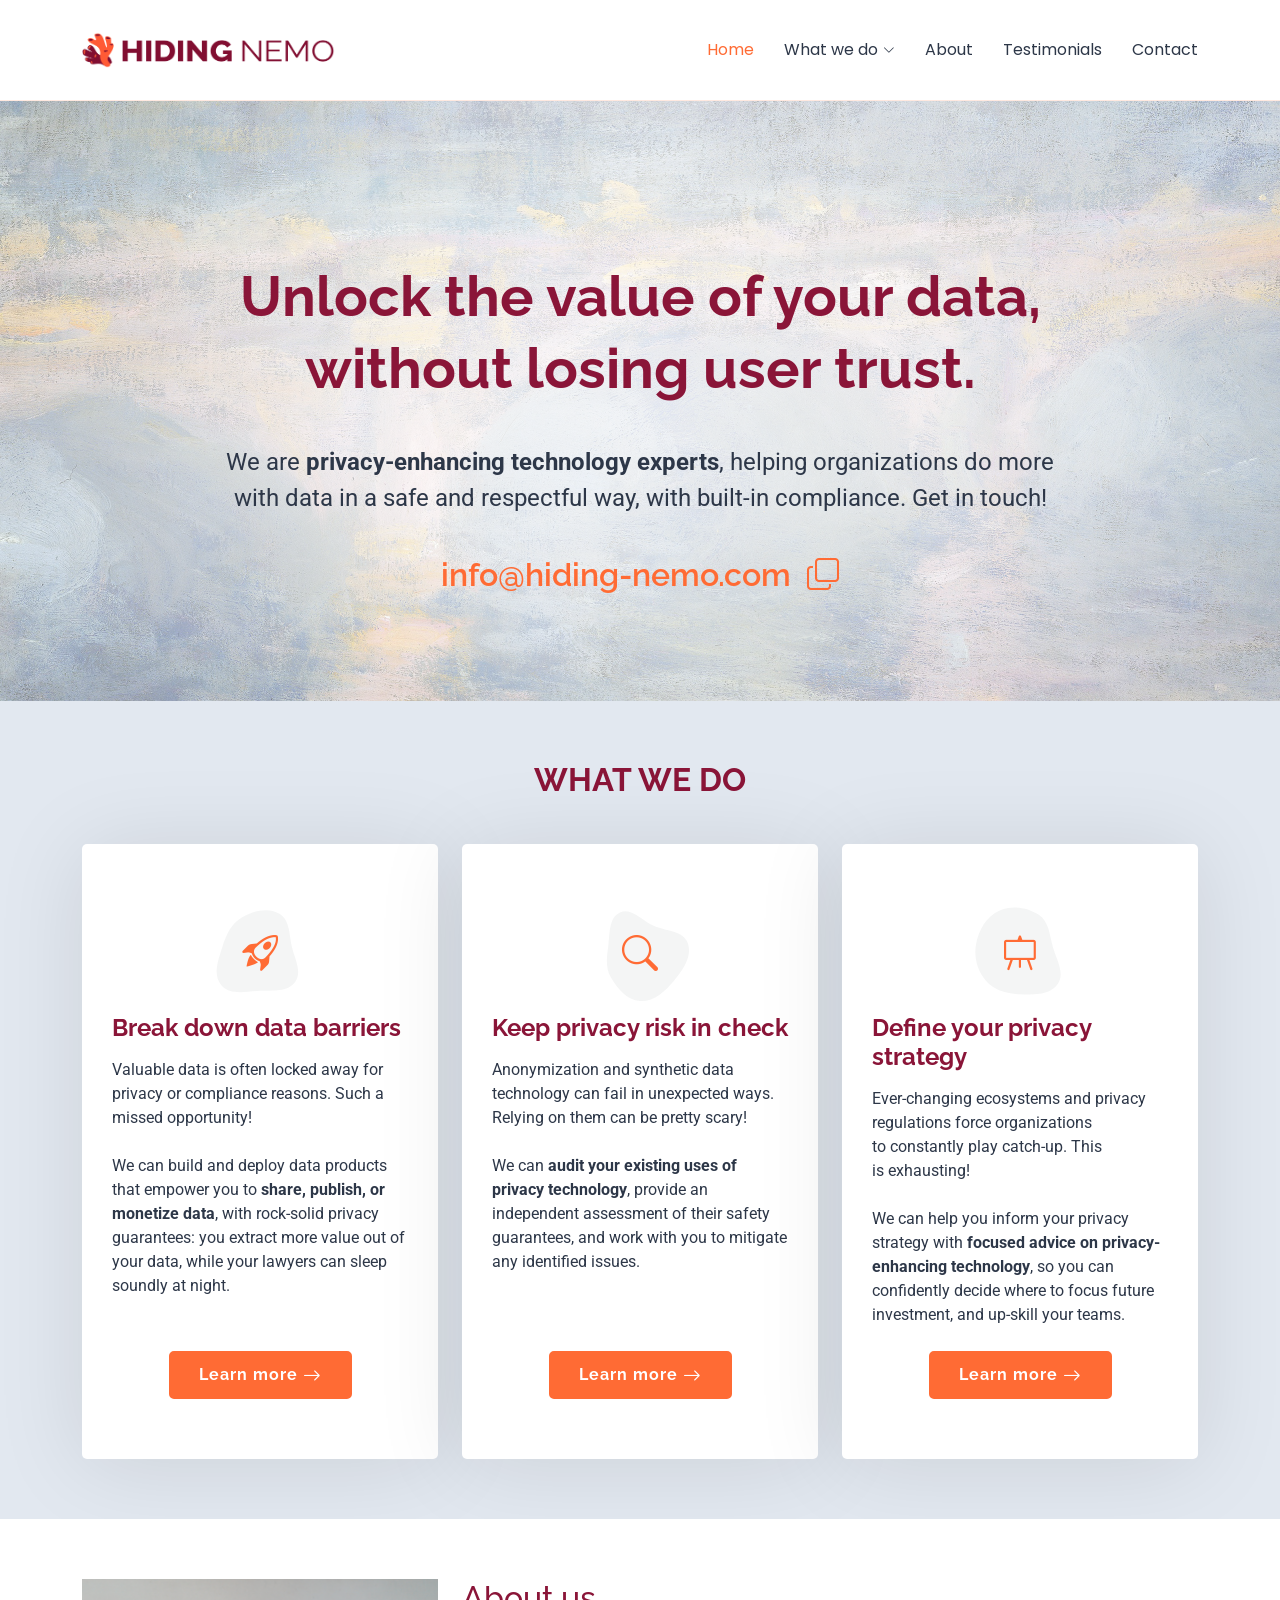
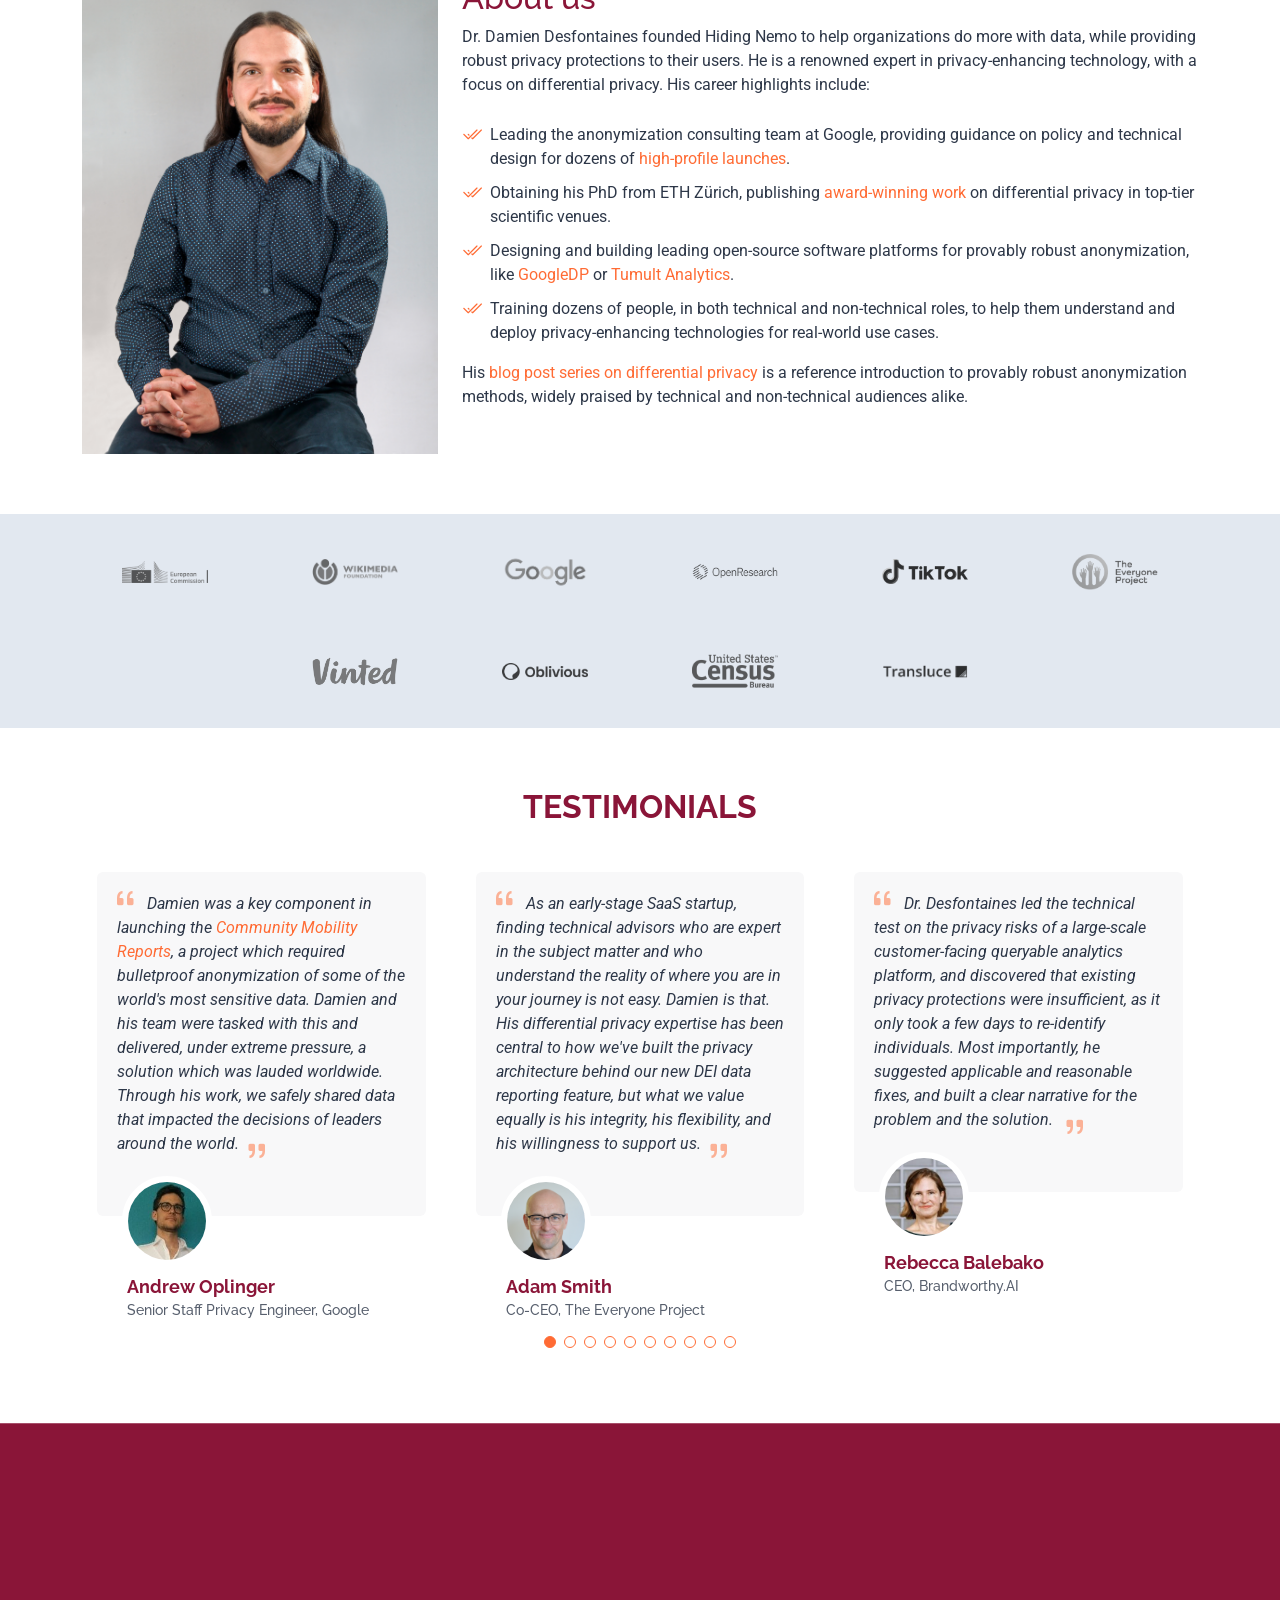
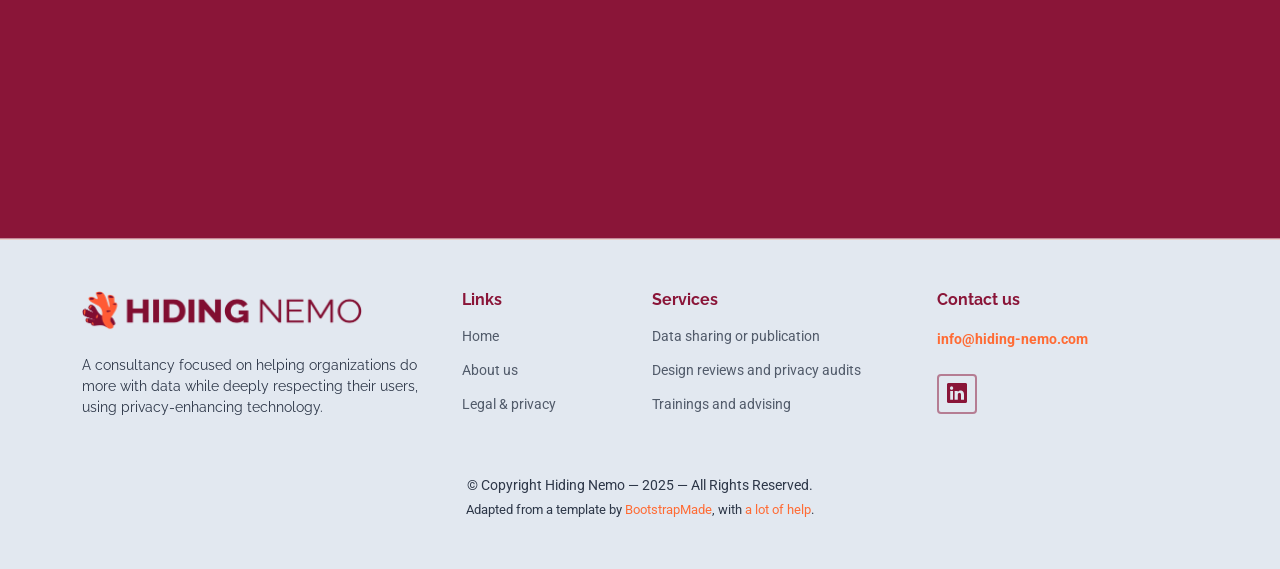
<file: index.html>
<!DOCTYPE html>
<html lang="en">

<head>
  <meta charset="utf-8">
  <meta content="width=device-width, initial-scale=1.0" name="viewport">
  <title>Hiding Nemo — Unlock the value of your data, without losing user trust.</title>

  <meta name="title" property="og:title" content="Hiding Nemo — Unlock the value of your data, without losing user trust." />
  <meta property="twitter:title" content="Hiding Nemo — Unlock the value of your data, without losing user trust." />
  <meta name="description" property="og:description" content="An independent consultancy helping organizations do more with data in a safe and respectful way, with built-in compliance. Get in touch!" />
  <meta name="twitter:description" content="An independent consultancy helping organizations do more with data in a safe and respectful way, with built-in compliance. Get in touch!" />
  <meta property="summary" content="An independent consultancy helping organizations do more with data in a safe and respectful way, with built-in compliance. Get in touch!"/>
  <meta name="twitter:card" content="summary"/>
  <meta name="image" property="og:image" content="https://hiding-nemo.com/assets/img/hero-screenshot.png" />
  <meta property="twitter:image" content="https://hiding-nemo.com/assets/img/hero-screenshot.png" />
  <meta property="twitter:image:alt" content="A simple logo showing a orange coral with a few bubbles around." />
  <link rel="canonical" href="https://hiding-nemo.com" />

  <meta name="keywords" content="privacy, privacy-enhancing technology, consultancy, damien desfontaines, hiding nemo, differential privacy, anonymization, privacy risk analysis">

  <meta name="google-site-verification" content="nn-i6v1p6hjgu8lfQR-I9v1l7ilHNwzikw5THmis2xc" />

  <!-- Favicons -->
  <link rel="icon" type="image/png" href="/favicon-96x96.png" sizes="96x96" />
  <link rel="icon" type="image/svg+xml" href="/favicon.svg" />
  <link rel="shortcut icon" href="/favicon.ico" />
  <link rel="apple-touch-icon" sizes="180x180" href="/apple-touch-icon.png" />
  <meta name="apple-mobile-web-app-title" content="Hiding Nemo" />
  <link rel="manifest" href="/site.webmanifest" />

  <!-- Fonts -->
  <link href="https://fonts.googleapis.com" rel="preconnect">
  <link href="https://fonts.gstatic.com" rel="preconnect" crossorigin>
  <link href="https://fonts.googleapis.com/css2?family=Roboto:ital,wght@0,100;0,300;0,400;0,500;0,700;0,900;1,100;1,300;1,400;1,500;1,700;1,900&family=Poppins:ital,wght@0,100;0,200;0,300;0,400;0,500;0,600;0,700;0,800;0,900;1,100;1,200;1,300;1,400;1,500;1,600;1,700;1,800;1,900&family=Raleway:ital,wght@0,100;0,200;0,300;0,400;0,500;0,600;0,700;0,800;0,900;1,100;1,200;1,300;1,400;1,500;1,600;1,700;1,800;1,900&display=swap" rel="stylesheet">

  <!-- Vendor CSS Files -->
  <link href="assets/vendor/bootstrap/css/bootstrap.min.css" rel="stylesheet">
  <link href="assets/vendor/bootstrap-icons/bootstrap-icons.css" rel="stylesheet">
  <link href="assets/vendor/aos/aos.css" rel="stylesheet">
  <link href="assets/vendor/glightbox/css/glightbox.min.css" rel="stylesheet">
  <link href="assets/vendor/swiper/swiper-bundle.min.css" rel="stylesheet">

  <!-- Main CSS File -->
  <link href="assets/css/main.css" rel="stylesheet">
</head>

<body class="index-page">

  <header id="header" class="header d-flex align-items-center sticky-top">
    <div class="container-fluid container-xl position-relative d-flex align-items-center">

      <a href="index.html" class="logo d-flex align-items-center me-auto">
        <img src="assets/img/logo-typo.webp" alt="Hiding Nemo logo and company name">
      </a>

      <nav id="navmenu" class="navmenu">
        <ul>
          <li><a href="#hero" class="active">Home<br></a></li>
          <li class="dropdown"><a href="#services"><span>What we do</span> <i class="bi bi-chevron-down toggle-dropdown"></i></a>
            <ul>
              <li><a href="building.html">Data sharing or publication</a></li>
              <li><a href="auditing.html">Design reviews and privacy audits</a></li>
              <li><a href="advising.html">Trainings and advising</a></li>
            </ul>
          </li>
          <li><a href="#about">About</a></li>
          <li><a href="#testimonials">Testimonials</a></li>
          <li><a href="#contact">Contact</a></li>
        </ul>
        <i class="mobile-nav-toggle d-xl-none bi bi-list"></i>
      </nav>

      <!-- <a class="btn-getstarted" href="#about">Get Started</a> -->

    </div>
  </header>

  <main class="main">

    <!-- Hero Section -->
    <section id="hero" class="hero section">

      <img src="assets/img/website-background-cropped-resized.jpg" alt="" data-aos="fade-in" class="">
      <!-- In case you're wondering: Claude Monet's Waterloo Bridge, London, at Sunset -->

      <div class="container">
        <div class="row justify-content-center" data-aos="zoom-out">
          <div class="col-lg-11 text-center">
            <h2>Unlock the value of your data, without losing user trust.</h2>
            <p>We are <b>privacy-enhancing technology experts</b>, helping
            organizations do more with data in a safe and respectful way, with
            built-in compliance. Get in touch!</p>
            <h3 id="hero-email">&nbsp;</h3>
            <script>
              var i = "info";
              var h = "hiding-nemo.com";
              var email = i + "@" + h;
              var copyIcon = '<i id="copy-icon" class="bi bi-copy"></i>';
              var copySuccessIcon = '<i id="copy-success-icon" class="bi bi-check2-square"></i>';
              var element = document.getElementById("hero-email");
              element.innerHTML = email + "&nbsp;&nbsp;" + copyIcon + copySuccessIcon;
              var copyElt = document.getElementById("copy-icon");
              var copySuccessElt = document.getElementById("copy-success-icon");
              console.log("hello!");
              element.addEventListener("click", async function(event) {
                try {
                  await navigator.clipboard.writeText(email);
                  console.log('Email copied to clipboard: ' + email);
                  copyElt.style.display = "none";
                  copySuccessElt.style.display = "revert";
                  setTimeout(() => {
                    copyElt.style.display = "revert";
                    copySuccessElt.style.display = "none";
                  }, 1500);
                } catch (err) {
                  console.error('Failed to copy email: ', err);
                }
              });
            </script>
          </div>
        </div>

      </div>

    </section><!-- /Hero Section -->

    <!-- Services Section -->
    <section id="services" class="services section light-background">

      <!-- Section Title -->
      <div class="container section-title" data-aos="fade-up">
        <h2>What we do</h2>
        <!--
        <p>We help organizations <b>unlock the value of their data</b>, in a way
        that provides a <b>rock-solid compliance story</b>, and <b>deeply
        respects their users</b>.</p>
        -->
      </div><!-- End Section Title -->

      <div class="container">

        <div class="row gy-4">

          <div class="col-lg-4" data-aos="fade-up" data-aos-delay="100">
            <div class="service-item position-relative">
              <div>
                <div class="icon">
                  <svg width="100" height="100" viewBox="0 0 600 600" xmlns="http://www.w3.org/2000/svg">
                    <path stroke="none" stroke-width="0" fill="#f5f5f5" d="M300,521.0016835830174C376.1290562159157,517.8887921683347,466.0731472004068,529.7835943286574,510.70327084640275,468.03025145048787C554.3714126377745,407.6079735673963,508.03601936045806,328.9844924480964,491.2728898941984,256.3432110539036C474.5976632858925,184.082847569629,479.9380746630129,96.60480741107993,416.23090153303,58.64404602377083C348.86323505073057,18.502131276798302,261.93793281208167,40.57373210992963,193.5410806939664,78.93577620505333C130.42746243093433,114.334589627462,98.30271207620316,179.96522072025542,76.75703585869454,249.04625023123273C51.97151888228291,328.5150500222984,13.704378332031375,421.85034740162234,66.52175969318436,486.19268352777647C119.04800174914682,550.1803526380478,217.28368757567262,524.383925680826,300,521.0016835830174"></path>
                  </svg>
                  <i class="bi bi-rocket-takeoff"></i>
                </div>
                <!-- TODO: decide whether to use class="stretched-link" here -->
                <a href="building.html">
                  <h3>Break down data barriers</h3>
                </a>
                <p>Valuable data is often locked away for privacy or compliance
                reasons. Such a missed opportunity!</p>
                <br>
                <p>We can build and deploy data products that empower you to
                <b>share, publish, or monetize data</b>, with rock-solid privacy
                guarantees: you extract more value out of your data, while
                your lawyers can sleep soundly at night.</p>
                <br>
              </div>
              <a class="read-more" href="building.html">
                <span>Learn more</span>
                <i class="bi bi-arrow-right"></i>
              </a>
            </div>
          </div><!-- End Service Item -->

          <div class="col-lg-4" data-aos="fade-up" data-aos-delay="200">
            <div class="service-item position-relative">
              <div>
                <div class="icon">
                  <svg width="100" height="100" viewBox="0 0 600 600" xmlns="http://www.w3.org/2000/svg">
                    <path stroke="none" stroke-width="0" fill="#f5f5f5" d="M300,582.0697525312426C382.5290701553225,586.8405444964366,449.9789794690241,525.3245884688669,502.5850820975895,461.55621195738473C556.606425686781,396.0723002908107,615.8543463187945,314.28637112970534,586.6730223649479,234.56875336149918C558.9533121215079,158.8439757836574,454.9685369536778,164.00468322053177,381.49747125262974,130.76875717737553C312.15926192815925,99.40240125094834,248.97055460311594,18.661163978235184,179.8680185752513,50.54337015887873C110.5421016452524,82.52863877960104,119.82277516462835,180.83849132639028,109.12597500060166,256.43424936330496C100.08760227029461,320.3096726198365,92.17705696193138,384.0621239912766,124.79988738764834,439.7174275375508C164.83382741302287,508.01625554203684,220.96474134820875,577.5009287672846,300,582.0697525312426"></path>
                  </svg>
                  <i class="bi bi-search"></i>
                </div>
                <a href="auditing.html">
                  <h3>Keep privacy risk in check</h3>
                </a>
                <p>Anonymization and synthetic data technology can fail in
                unexpected ways. Relying on them can be pretty scary!<p>
                <br>
                <p>We can <b>audit your existing uses of privacy technology</b>,
                  provide an independent assessment of their safety guarantees,
                  and work with you to mitigate any identified issues.</p>
                <br>
              </div>
              <a class="read-more" href="auditing.html">
                <span>Learn more</span>
                <i class="bi bi-arrow-right"></i>
              </a>
            </div>
          </div><!-- End Service Item -->

          <div class="col-lg-4" data-aos="fade-up" data-aos-delay="300">
            <div class="service-item position-relative">
              <div>
                <div class="icon">
                  <svg width="100" height="100" viewBox="0 0 600 600" xmlns="http://www.w3.org/2000/svg">
                    <path stroke="none" stroke-width="0" fill="#f5f5f5" d="M300,541.5067337569781C382.14930387511276,545.0595476570109,479.8736841581634,548.3450877840088,526.4010558755058,480.5488172755941C571.5218469581645,414.80211281144784,517.5187510058486,332.0715597781072,496.52539010469104,255.14436215662573C477.37192572678356,184.95920475031193,473.57363656557914,105.61284051026155,413.0603344069578,65.22779650032875C343.27470386102294,18.654635553484475,251.2091493199835,5.337323636656869,175.0934190732945,40.62881213300186C97.87086631185822,76.43348514350839,51.98124368387456,156.15599469081315,36.44837278890362,239.84606092416172C21.716077023791087,319.22268207091537,43.775223500013084,401.1760424656574,96.891909868211,461.97329694683043C147.22146801428983,519.5804099606455,223.5754009179313,538.201503339737,300,541.5067337569781"></path>
                  </svg>
                  <i class="bi bi-easel"></i>
                </div>
                <a href="advising.html">
                  <h3>Define your privacy strategy</h3>
                </a>
                <p>Ever-changing ecosystems and privacy regulations force
                organizations to constantly play catch-up. This is exhausting!</p>
                <br>
                <p>We can help you inform your privacy strategy with <b>focused
                  advice on privacy-enhancing technology</b>, so you can
                  confidently decide where to focus future investment, and
                  up-skill your teams.</p>
                <br>
              </div>
              <a class="read-more" href="advising.html">
                <span>Learn more</span>
                <i class="bi bi-arrow-right"></i>
              </a>
            </div>
          </div><!-- End Service Item -->

        </div>

      </div>

    </section><!-- /Services Section -->

    <!-- About Section -->
    <section id="about" class="about-alt section">

      <div class="container">

        <div class="row gy-4">
          <div class="col-lg-5 col-xl-4 position-relative align-self-start">
            <img src="assets/img/Damien_50_small.jpg" class="img-fluid" alt="A headshot of Damien Desfontaines.">
          </div>
          <div class="col-lg-7 col-xl-8 content" data-aos="fade-up" data-aos-delay="200">
            <h2>About us</h2>
            <p>
              Dr. Damien Desfontaines founded Hiding Nemo to help organizations do
              more with data, while providing robust privacy protections to
              their users. He is a renowned expert in privacy-enhancing
              technology, with a focus on differential privacy. His career
              highlights include:
            </p>
            <ul>
              <li><i class="bi bi-check2-all"></i> <span>Leading the
                  anonymization consulting team at Google, providing guidance on
                  policy and technical design for dozens of
                  <a href="https://www.google.com/covid19/mobility/">high-profile launches</a>.</span></li>
              <li><i class="bi bi-check2-all"></i> <span>Obtaining his PhD from
                  ETH Zürich, publishing
                  <a href="https://petsymposium.org/student-paper-award.php">award-winning work</a>
                  on differential privacy in top-tier scientific
                  venues.</span></li>
              <li><i class="bi bi-check2-all"></i> <span>Designing and building
                  leading open-source software platforms for provably robust
                  anonymization, like
                  <a href="https://github.com/google/differential-privacy">GoogleDP</a> or
                  <a href="https://gitlab.com/tumult-labs/analytics">Tumult Analytics</a>.</span></li>
              <li><i class="bi bi-check2-all"></i> <span>Training dozens of
                  people, in both technical and non-technical roles, to help
                  them understand and deploy privacy-enhancing technologies for
                  real-world use cases.</span></li>
            </ul>
            <p>
              His <a href="https://desfontain.es/blog/friendly-intro-to-differential-privacy.html">blog post series on differential privacy</a>
              is a reference introduction to provably robust anonymization
              methods, widely praised by technical and non-technical audiences
              alike.
            </p>
          </div>
        </div>

      </div>

    </section><!-- /About Section -->

    <!-- Clients Section -->
    <section id="clients" class="clients section light-background">

      <!--
      <div class="container">
        <div class="row justify-content-center" data-aos="fade-up">
          <div class="col-xl-10">
            <div class="text-center">
              <h5>We worked with organizations such as:</h5>
            </div>
          </div>
        </div>
      </div>
      -->


      <div class="container" data-aos="fade-up">


        <div class="row gy-4 justify-content-center">

          <div class="col-xl-2 col-md-3 col-6 client-logo">
            <img src="assets/img/clients/ec.png" class="img-fluid" alt="European Commission logo">
          </div><!-- End Client Item -->

          <div class="col-xl-2 col-md-3 col-6 client-logo">
            <img src="assets/img/clients/wmf.png" class="img-fluid" alt="Wikimedia Foundation logo">
          </div><!-- End Client Item -->

          <div class="col-xl-2 col-md-3 col-6 client-logo">
            <img src="assets/img/clients/google.png" class="img-fluid" alt="Google logo">
          </div><!-- End Client Item -->

          <div class="col-xl-2 col-md-3 col-6 client-logo">
            <img src="assets/img/clients/openresearch.png" class="img-fluid" alt="OpenResearch logo">
          </div><!-- End Client Item -->

          <div class="col-xl-2 col-md-3 col-6 client-logo">
            <img src="assets/img/clients/tiktok.png" class="img-fluid" alt="TikTok logo">
          </div><!-- End Client Item -->

          <div class="col-xl-2 col-md-3 col-6 client-logo">
            <img src="assets/img/clients/tep.png" class="img-fluid" alt="The Everyone Project logo">
          </div><!-- End Client Item -->

          <div class="col-xl-2 col-md-3 col-6 client-logo">
            <img src="assets/img/clients/vinted.png" class="img-fluid" alt="Vinted logo">
          </div><!-- End Client Item -->

          <div class="col-xl-2 col-md-3 col-6 client-logo">
            <img src="assets/img/clients/oblivious.png" class="img-fluid" alt="Oblivious logo">
          </div><!-- End Client Item -->

          <div class="col-xl-2 col-md-3 col-6 client-logo">
            <img src="assets/img/clients/census.png" class="img-fluid" alt="U.S. Census Bureau logo">
          </div><!-- End Client Item -->

          <div class="col-xl-2 col-md-3 col-6 client-logo">
            <img src="assets/img/clients/transluce.png" class="img-fluid" alt="Transluce logo">
          </div><!-- End Client Item -->

          <!--
          <div class="col-xl-2 col-md-3 col-6 client-logo">
            <img src="assets/img/clients/pinterest.png" class="img-fluid" alt="Pinterest logo">
          </div>
          -->

        </div>

      </div>

    </section><!-- /Clients Section -->

    <!-- Testimonials Section -->
    <section id="testimonials" class="testimonials section">

      <!-- Section Title -->
      <div class="container section-title" data-aos="fade-up">
        <h2>Testimonials</h2>
      </div><!-- End Section Title -->

      <div class="container" data-aos="fade-up" data-aos-delay="100">

        <div class="swiper init-swiper" data-speed="600" data-delay="8000" data-breakpoints="{ &quot;320&quot;: { &quot;slidesPerView&quot;: 1, &quot;spaceBetween&quot;: 40 }, &quot;1200&quot;: { &quot;slidesPerView&quot;: 3, &quot;spaceBetween&quot;: 40 } }">
          <script type="application/json" class="swiper-config">
            {
              "loop": true,
              "speed": 600,
              "autoplay": {
                "delay": 8000
              },
              "slidesPerView": "auto",
              "pagination": {
                "el": ".swiper-pagination",
                "type": "bullets",
                "clickable": true
              },
              "breakpoints": {
                "320": {
                  "slidesPerView": 1,
                  "spaceBetween": 40
                },
                "1200": {
                  "slidesPerView": 3,
                  "spaceBetween": 20
                }
              }
            }
          </script>
          <div class="swiper-wrapper">

            <div class="swiper-slide">
              <div class="testimonial-item">
                <p>
                  <i class="bi bi-quote quote-icon-left"></i>
                  <span>Damien was a key component in launching the
                    <a href="https://www.google.com/covid19/mobility/">Community Mobility Reports</a>,
                    a project which required bulletproof anonymization of
                    some of the world's most sensitive data. Damien and his team
                    were tasked with this and delivered, under extreme pressure,
                    a solution which was lauded worldwide. Through his work, we
                    safely shared data that impacted the decisions of leaders
                    around the world.</span><i class="bi bi-quote quote-icon-right"></i>
                </p>
                <img src="assets/img/testimonials/andrew.jpeg" class="testimonial-img" alt="">
                <h3>Andrew Oplinger</h3>
                <h4>Senior Staff Privacy Engineer, Google</h4>
              </div>
            </div><!-- End testimonial item -->

            <div class="swiper-slide">
              <div class="testimonial-item">
                <p>
                  <i class="bi bi-quote quote-icon-left"></i>
                  <span>As an early-stage SaaS startup, finding technical
                    advisors who are expert in the subject matter and who
                    understand the reality of where you are in your journey is
                    not easy. Damien is that. His differential privacy expertise
                    has been central to how we've built the privacy architecture
                    behind our new DEI data reporting feature, but what we value
                    equally is his integrity, his flexibility, and his
                    willingness to support us.</span><i class="bi bi-quote quote-icon-right"></i>
                </p>
                <img src="assets/img/testimonials/adam.jpg" class="testimonial-img" alt="">
                <h3>Adam Smith</h3>
                <h4>Co-CEO, The Everyone Project</h4>
              </div>
            </div><!-- End testimonial item -->

            <div class="swiper-slide">
              <div class="testimonial-item">
                <p>
                  <i class="bi bi-quote quote-icon-left"></i>
                  <span>Dr. Desfontaines led the technical test on the privacy
                    risks of a large-scale customer-facing queryable analytics
                    platform, and discovered that existing privacy protections
                    were insufficient, as it only took a few days to re-identify
                    individuals. Most importantly, he suggested applicable and
                    reasonable fixes, and built a clear narrative for the
                    problem and the solution.
                  </span><i class="bi bi-quote quote-icon-right"></i>
                </p>
                <img src="assets/img/testimonials/rebecca.jpg" class="testimonial-img" alt="">
                <h3>Rebecca Balebako</h3>
                <h4>CEO, Brandworthy.AI</h4>
              </div>
            </div><!-- End testimonial item -->

            <div class="swiper-slide">
              <div class="testimonial-item">
                <p>
                  <i class="bi bi-quote quote-icon-left"></i>
                  <span>Damien helped us build differential privacy tooling and
                    produce <a href="https://arxiv.org/abs/2602.17454">scientific research</a>
                    on practical privacy auditing. He is thorough and
                    considered: whether we are sketching a half-baked concept or
                    polishing a final artefact, the quality of his thinking is
                    always there. He is the rare collaborator who is equally
                    strong at the messy beginning and the careful end of a
                    project.
                  </span><i class="bi bi-quote quote-icon-right"></i>
                </p>
                <img src="assets/img/testimonials/jack.jpeg" class="testimonial-img" alt="">
                <h3>Jack Fitzsimons</h3>
                <h4>CTO, Oblivious</h4>
              </div>
            </div><!-- End testimonial item -->

            <div class="swiper-slide">
              <div class="testimonial-item">
              <p>
              <i class=" bi bi-quote quote-icon-left"></i>
              <span>Damien and <a href="https://rocher.lc/">Luc</a> helped us
                prepare for the public release of a
                <a href="https://data.openresearchlab.org/">high-profile survey dataset</a>
                by conducting a hands-on analysis of re-identification risk:
                they mapped, quantified, and tested realistic pathways through
                which participants could potentially be identified. This
                directly informed decisions about what data we could responsibly
                make public. They were exceptionally thoughtful, rigorous, and
                effective collaborators.</span><i class="bi bi-quote quote-icon-right"></i>
                </p>
                <img src="assets/img/testimonials/patrick.jpeg" class="testimonial-img" alt="">
                <h3>Patrick Krause</h3>
                <h4>Data Director, OpenResearch</h4>
              </div>
            </div><!-- End testimonial item -->

            <div class="swiper-slide">
              <div class="testimonial-item">
                <p>
                  <i class="bi bi-quote quote-icon-left"></i>
                  <span>Damien has the perfect mixture of deep technical
                  expertise, business understanding, and communication
                  excellence. We hired him as a
                  <a href="https://desfontain.es/blog/five-stages.html">keynote speaker</a>
                  for the conference AnoSiDat 2024. He nicely boiled complicated
                  technical challenges down and connected them to business
                  decisions, which set the perfect tone for our
                  conference.</span><i class="bi bi-quote quote-icon-right"></i>
                </p>
                <img src="assets/img/testimonials/esfandiar.jpeg" class="testimonial-img" alt="">
                <h3>Esfandiar Mohammadi</h3>
                <h4>Associate Professor, University of Lübeck</h4>
              </div>
            </div><!-- End testimonial item -->

            <div class="swiper-slide">
              <div class="testimonial-item">
              <p>
              <i class="bi bi-quote quote-icon-left"></i>
                <span>Damien was an integral contributor to the Wikimedia
                Foundation's
                <a href="https://diff.wikimedia.org/2023/06/21/new-dataset-uncovers-wikipedia-browsing-habits-while-protecting-users/">differentially private pageview data release</a>,
                helping to shepherd it from concept to experiment to a deployed
                data product. He is particularly gifted at listening to,
                communicating with, and educating every member of an
                organization about differential privacy, from the C-suite to
                product owners to individual contributors.</span><i class="bi bi-quote quote-icon-right"></i>
                </p>
                <img src="assets/img/testimonials/hal.jpeg" class="testimonial-img" alt="">
                <h3>Hal Triedman</h3>
                <h4>Senior Privacy Engineer, Wikimedia Foundation</h4>
              </div>
            </div><!-- End testimonial item -->

            <div class="swiper-slide">
              <div class="testimonial-item">
              <p>
              <i class="bi bi-quote quote-icon-left"></i>
                <span>Damien provided invaluable guidance on differential
                  privacy, demonstrating a rare command of both this highly
                  technical subject and the specifics of our domain. He has a
                  real talent for translating complex concepts into terms we
                  could engage with meaningfully, giving us genuine confidence
                  he understood what we needed. </span>
                </span><i class="bi bi-quote quote-icon-right"></i>
                </p>
                <img src="assets/img/testimonials/anonymous.png" class="testimonial-img" alt="">
                <h4>Product Leader, Fortune 500 Client</h4>
              </div>
            </div><!-- End testimonial item -->

            <div class="swiper-slide">
              <div class="testimonial-item">
              <p>
              <i class="bi bi-quote quote-icon-left"></i>
                <span>Damien advised us on strategic decisions regarding when
                and where to implement PETs and clearly articulated their
                business impact. I greatly appreciated his ability to
                communicate complex technical concepts to various stakeholders
                across our business and legal functions.</span>
                </span><i class="bi bi-quote quote-icon-right"></i>
                </p>
                <img src="assets/img/testimonials/alaa.jpeg" class="testimonial-img" alt="">
                <h3>Ala'a Al-Momani</h3>
                <h4>Senior Privacy Engineer, Vinted</h4>
              </div>
            </div><!-- End testimonial item -->

            <div class="swiper-slide">
              <div class="testimonial-item">
              <p>
              <i class=" bi bi-quote quote-icon-left"></i>
                <span>Damien's guidance evolved my rudimentary understanding of
                  differential privacy to an understandable
                  <a href="https://practicaldataprivacybook.com/">chapter</a> and
                  <a href="https://github.com/kjam/practical-data-privacy">open-source code</a>&nbsp;—&nbsp;all
                  within 2 months. His deep technical expertise, teaching and
                  communication experience and his sharp ability to identify
                  potential misunderstandings and address them make him an
                  amazing advisor to any differential privacy or privacy risk
                  problem.</span><i class="bi bi-quote quote-icon-right"></i>
                </p>
                <img src="assets/img/testimonials/katharine.png" class="testimonial-img" alt="">
                <h3>Katharine Jarmul</h3>
                <h4>Principal Data Scientist, Thoughtworks</h4>
              </div>
            </div><!-- End testimonial item -->

          </div>
          <div class="swiper-pagination"></div>
        </div>

      </div>

    </section><!-- /Testimonials Section -->


    <!-- Call To Action Section -->
    <section id="contact" class="call-to-action section dark-background">

      <div class="container">
        <div class="row justify-content-center" data-aos="zoom-out" data-aos-delay="100">
          <div class="col-xl-10">
            <div class="section-title">
              <h2>Contact us</h2>
            </div>
            <div class="text-center">
              <p>Reach out by sending an email to
              <script>
                let user = "info";
                let domain = "hiding-nemo.com";
                document.write(
                  '<b><a href="mailto:' + user + '@' + domain + '">'
                  + '<span class="nowrap">'
                  + user + '@' + domain 
                  + '</span>'
                  + '</a></b>');
              </script>
              and we will get back to you shortly.</p>
              <script>
                document.write('<a class="cta-btn" href="mailto:' + user + '@' + domain + '">Get in touch</a>');
              </script>
            </div>
          </div>
        </div>
      </div>

    </section><!-- /Call To Action Section -->

  </main>

  <footer id="footer" class="footer light-background">

    <div class="container footer-top">
      <div class="row gy-4">
        <div class="col-lg-4 col-md-12 footer-about">
          <a href="index.html" class="logo d-flex align-items-center">
            <img src="assets/img/logo-typo.webp" alt="Hiding Nemo logo and company name">
          </a>
          <p>A consultancy focused on helping organizations do more with data
          while deeply respecting their users, using privacy-enhancing
          technology.</p>
        </div>

        <div class="col-lg-2 col-3 footer-links">
          <h4>Links</h4>
          <ul>
            <li><a href="#hero">Home</a></li>
            <li><a href="#about">About us</a></li>
            <li><a href="legal.html">Legal &amp; privacy</a></li>
          </ul>
        </div>

        <div class="col-lg-3 col-5 footer-links">
          <h4>Services</h4>
          <ul>
            <li><a href="building.html">Data sharing or publication</a></li>
            <li><a href="auditing.html">Design reviews and privacy audits</a></li>
            <li><a href="advising.html">Trainings and advising</a></li>
          </ul>
        </div>

        <div class="col-lg-3 col-4 footer-contact text-center text-md-start">
          <h4>Contact us</h4>
          <p><span>
          <script>
            let before = "info";
            let after = "hiding-nemo.com";
            document.write('<b><a href="mailto:' + before + '@' + after + '">' + before+ '@' + after + '</a></b>');
          </script>
          </span></p>
          <div class="social-links d-flex mt-4">
            <a href="https://www.linkedin.com/company/hiding-nemo"><i class="bi bi-linkedin"></i></a>
          </div>
        </div>

      </div>
    </div>

    <div class="container copyright text-center mt-4">
      <p>© <span>Copyright Hiding Nemo — 2025 — All Rights Reserved.</span></p>
      <div class="credits">
        <!-- All the links in the footer should remain intact. -->
        <!-- You can delete the links only if you've purchased the pro version. -->
        <!-- Licensing information: https://bootstrapmade.com/license/ -->
        Adapted from a template by <a href="https://bootstrapmade.com/">BootstrapMade</a>,
        with <a href="legal.html">a lot of help</a>.
      </div>
    </div>

  </footer>

  <!-- Scroll Top -->
  <a href="#" id="scroll-top" class="scroll-top d-flex align-items-center justify-content-center"><i class="bi bi-arrow-up-short"></i></a>

  <!-- Mastodon verification-->
  <a rel="me" href="https://hachyderm.io/@tedted"></a>

  <!-- Preloader -->
  <div id="preloader"></div>

  <!-- Vendor JS Files -->
  <script src="assets/vendor/bootstrap/js/bootstrap.bundle.min.js"></script>
  <script src="assets/vendor/php-email-form/validate.js"></script>
  <script src="assets/vendor/aos/aos.js"></script>
  <script src="assets/vendor/purecounter/purecounter_vanilla.js"></script>
  <script src="assets/vendor/glightbox/js/glightbox.min.js"></script>
  <script src="assets/vendor/swiper/swiper-bundle.min.js"></script>
  <script src="assets/vendor/imagesloaded/imagesloaded.pkgd.min.js"></script>
  <script src="assets/vendor/isotope-layout/isotope.pkgd.min.js"></script>

  <!-- Main JS File -->
  <script src="assets/js/main.js"></script>

</body>

</html>
</file>
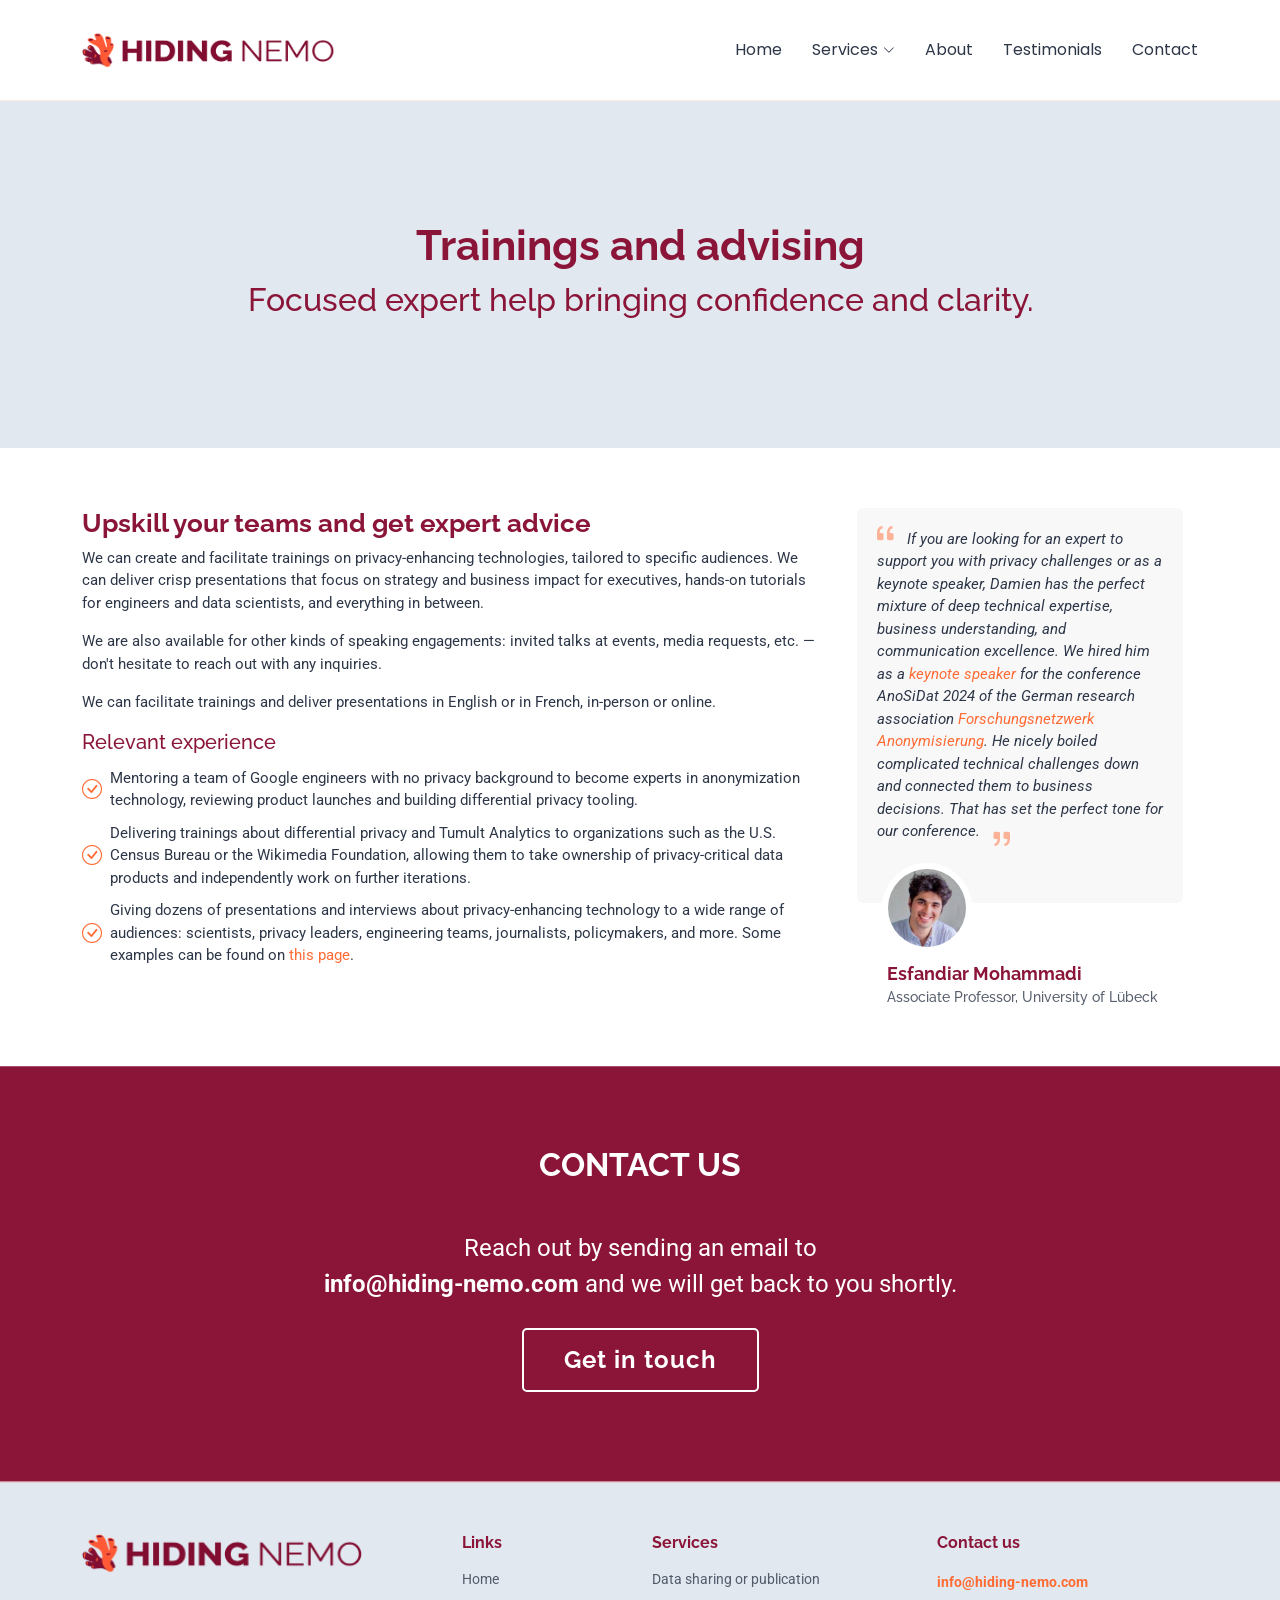
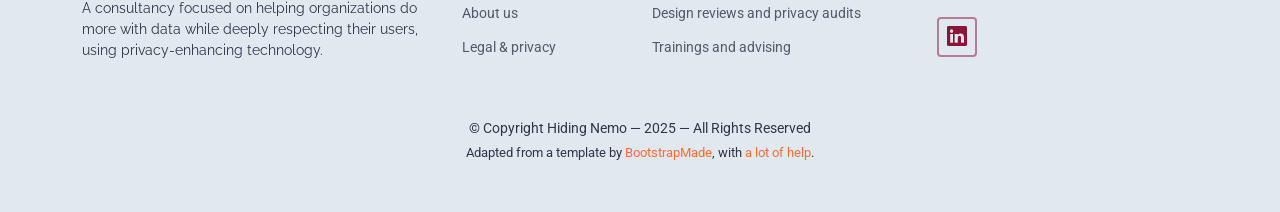
<file: advising.html>
<!DOCTYPE html>
<html lang="en">

<head>
  <meta charset="utf-8">
  <meta content="width=device-width, initial-scale=1.0" name="viewport">
  <title>Trainings and public speaking - Hiding Nemo</title>
  <meta name="description" content="">
  <meta name="keywords" content="">

  <!-- Favicons -->
  <link rel="icon" type="image/png" href="/favicon-96x96.png" sizes="96x96" />
  <link rel="icon" type="image/svg+xml" href="/favicon.svg" />
  <link rel="shortcut icon" href="/favicon.ico" />
  <link rel="apple-touch-icon" sizes="180x180" href="/apple-touch-icon.png" />
  <meta name="apple-mobile-web-app-title" content="Hiding Nemo" />
  <link rel="manifest" href="/site.webmanifest" />

  <!-- Fonts -->
  <link href="https://fonts.googleapis.com" rel="preconnect">
  <link href="https://fonts.gstatic.com" rel="preconnect" crossorigin>
  <link href="https://fonts.googleapis.com/css2?family=Roboto:ital,wght@0,100;0,300;0,400;0,500;0,700;0,900;1,100;1,300;1,400;1,500;1,700;1,900&family=Poppins:ital,wght@0,100;0,200;0,300;0,400;0,500;0,600;0,700;0,800;0,900;1,100;1,200;1,300;1,400;1,500;1,600;1,700;1,800;1,900&family=Raleway:ital,wght@0,100;0,200;0,300;0,400;0,500;0,600;0,700;0,800;0,900;1,100;1,200;1,300;1,400;1,500;1,600;1,700;1,800;1,900&display=swap" rel="stylesheet">

  <!-- Vendor CSS Files -->
  <link href="assets/vendor/bootstrap/css/bootstrap.min.css" rel="stylesheet">
  <link href="assets/vendor/bootstrap-icons/bootstrap-icons.css" rel="stylesheet">
  <link href="assets/vendor/aos/aos.css" rel="stylesheet">
  <link href="assets/vendor/glightbox/css/glightbox.min.css" rel="stylesheet">
  <link href="assets/vendor/swiper/swiper-bundle.min.css" rel="stylesheet">

  <!-- Main CSS File -->
  <link href="assets/css/main.css" rel="stylesheet">
</head>

<body class="service-details-page">

  <header id="header" class="header d-flex align-items-center sticky-top">
    <div class="container-fluid container-xl position-relative d-flex align-items-center">

      <a href="index.html" class="logo d-flex align-items-center me-auto">
        <img src="assets/img/logo-typo.webp" alt="Hiding Nemo logo and company name">
      </a>

      <nav id="navmenu" class="navmenu">
        <ul>
          <li><a href="index.html">Home<br></a></li>
          <li class="dropdown"><a href="index.html#services" class="active"><span>Services</span> <i class="bi bi-chevron-down toggle-dropdown"></i></a>
            <ul>
              <li><a href="building.html">Data sharing or publication</a></li>
              <li><a href="auditing.html">Design reviews and privacy audits</a></li>
              <li><a href="#main">Trainings and advising</a></li>
            </ul>
          </li>
          <li><a href="index.html#about">About</a></li>
          <li><a href="index.html#testimonials">Testimonials</a></li>
          <li><a href="index.html#contact">Contact</a></li>
        </ul>
        <i class="mobile-nav-toggle d-xl-none bi bi-list"></i>
      </nav>

    </div>
  </header>

  <main class="main">

    <!-- Page Title -->
    <div class="page-title light-background">
      <div class="container">
        <h1>Trainings and advising</h1>
        <h2>Focused expert help bringing confidence and clarity.</h2>
      </div>
    </div><!-- End Page Title -->

    <!-- Service Details Section -->
    <section id="service-details" class="service-details section">

      <div class="container">

        <div class="row gy-4">

          <div class="col-lg-8" data-aos="fade-up" data-aos-delay="200">
            <!-- TODO picture
            <img src="assets/img/services.jpg" alt="" class="img-fluid services-img">
            -->
            <h3>Upskill your teams and get expert advice</h3>
            <p>We can create and facilitate trainings on privacy-enhancing
            technologies, tailored to specific audiences. We can deliver crisp
            presentations that focus on strategy and business impact for
            executives, hands-on tutorials for engineers and data scientists,
            and everything in between.
            <p>We are also available for other kinds of speaking engagements:
            invited talks at events, media requests, etc. — don't hesitate to
            reach out with any inquiries.</p>
            <p>We can facilitate trainings and deliver presentations in English
            or in French, in-person or online.</p>

            <h5>Relevant experience</h5>
            <ul>
              <li><i class="bi bi-check-circle"></i> <span>
                Mentoring a team of Google engineers with no privacy background
                to become experts in anonymization technology, reviewing product
                launches and building differential privacy tooling.
                </span></li>
              <li><i class="bi bi-check-circle"></i> <span>
                Delivering trainings about differential privacy and Tumult
                Analytics to organizations such as the U.S. Census Bureau or the
                Wikimedia Foundation, allowing them to take ownership of
                privacy-critical data products and independently work on further
                iterations.
                </span></li>
              <li><i class="bi bi-check-circle"></i> <span>
                Giving dozens of presentations and interviews about
                privacy-enhancing technology to a wide range of audiences:
                scientists, privacy leaders, engineering teams, journalists,
                policymakers, and more. Some examples can be found on
                <a href="https://desfontain.es/serious.html#other">this page</a>.
                </span></li>
            </ul>
          </div>

          <div class="testimonials col-lg-4" data-aos="fade-up" data-aos-delay="100">
            <div class="testimonial-item">
              <p>
                <i class="bi bi-quote quote-icon-left"></i>
                <span>If you are looking for an expert to support you with
                  privacy challenges or as a keynote speaker, Damien has the
                  perfect mixture of deep technical expertise, business
                  understanding, and communication excellence. We hired him as a
                  <a href="https://desfontain.es/blog/five-stages.html">keynote speaker</a>
                  for the conference AnoSiDat 2024 of the German research
                  association
                  <a href="https://lnkd.in/ekrRB6-J">Forschungsnetzwerk Anonymisierung</a>.
                  He nicely boiled complicated technical challenges down and
                  connected them to business decisions. That has set the perfect
                  tone for our conference.</span>
                <i class="bi bi-quote quote-icon-right"></i>
              </p>
              <img src="assets/img/testimonials/esfandiar.jpeg" class="testimonial-img" alt="">
              <h3>Esfandiar Mohammadi</h3>
              <h4>Associate Professor, University of Lübeck</h4>
            </div>

          </div>
        </div>

      </div>

    </section><!-- /Service Details Section -->

    <!-- Call To Action Section -->
    <section id="contact" class="call-to-action section dark-background">

      <div class="container">
        <div class="row justify-content-center" data-aos="zoom-out" data-aos-delay="100">
          <div class="col-xl-10">
            <div class="section-title">
              <h2>Contact us</h2>
            </div>
            <div class="text-center">
              <p>Reach out by sending an email to
              <script>
                let user = "info";
                let domain = "hiding-nemo.com";
                document.write(
                  '<b><a href="mailto:' + user + '@' + domain + '">'
                  + '<span class="nowrap">'
                  + user + '@' + domain 
                  + '</span>'
                  + '</a></b>');
              </script>
              and we will get back to you shortly.</p>
              <script>
                document.write('<a class="cta-btn" href="mailto:' + user + '@' + domain + '">Get in touch</a>');
              </script>
            </div>
          </div>
        </div>
      </div>

    </section><!-- /Call To Action Section -->

  </main>

  <footer id="footer" class="footer light-background">

    <div class="container footer-top">
      <div class="row gy-4">
        <div class="col-lg-4 col-md-12 footer-about">
          <a href="index.html" class="logo d-flex align-items-center">
            <img src="assets/img/logo-typo.webp" alt="Hiding Nemo logo and company name">
          </a>
          <p>A consultancy focused on helping organizations do more with data
          while deeply respecting their users, using privacy-enhancing
          technology.</p>
        </div>

        <div class="col-lg-2 col-3 footer-links">
          <h4>Links</h4>
          <ul>
            <li><a href="index.html">Home</a></li>
            <li><a href="index.html#about">About us</a></li>
            <li><a href="legal.html">Legal &amp; privacy</a></li>
          </ul>
        </div>

        <div class="col-lg-3 col-5 footer-links">
          <h4>Services</h4>
          <ul>
            <li><a href="building.html">Data sharing or publication</a></li>
            <li><a href="auditing.html">Design reviews and privacy audits</a></li>
            <li><a href="advising.html">Trainings and advising</a></li>
          </ul>
        </div>

        <div class="col-lg-3 col-4 footer-contact text-center text-md-start">
          <h4>Contact us</h4>
          <p><span>
          <script>
            let before = "info";
            let after = "hiding-nemo.com";
            document.write('<b><a href="mailto:' + before + '@' + after + '">' + before+ '@' + after + '</a></b>');
          </script>
          </span></p>
          <div class="social-links d-flex mt-4">
            <a href="https://www.linkedin.com/company/hiding-nemo"><i class="bi bi-linkedin"></i></a>
          </div>
        </div>

      </div>
    </div>

    <div class="container copyright text-center mt-4">
      <p>© <span>Copyright Hiding Nemo — 2025 — All Rights Reserved</span></p>
      <div class="credits">
        <!-- All the links in the footer should remain intact. -->
        <!-- You can delete the links only if you've purchased the pro version. -->
        <!-- Licensing information: https://bootstrapmade.com/license/ -->
        Adapted from a template by <a href="https://bootstrapmade.com/">BootstrapMade</a>,
        with <a href="legal.html">a lot of help</a>.
      </div>
    </div>

  </footer>

  <!-- Scroll Top -->
  <a href="#" id="scroll-top" class="scroll-top d-flex align-items-center justify-content-center"><i class="bi bi-arrow-up-short"></i></a>

  <!-- Preloader -->
  <div id="preloader"></div>

  <!-- Vendor JS Files -->
  <script src="assets/vendor/bootstrap/js/bootstrap.bundle.min.js"></script>
  <script src="assets/vendor/php-email-form/validate.js"></script>
  <script src="assets/vendor/aos/aos.js"></script>
  <script src="assets/vendor/purecounter/purecounter_vanilla.js"></script>
  <script src="assets/vendor/glightbox/js/glightbox.min.js"></script>
  <script src="assets/vendor/swiper/swiper-bundle.min.js"></script>
  <script src="assets/vendor/imagesloaded/imagesloaded.pkgd.min.js"></script>
  <script src="assets/vendor/isotope-layout/isotope.pkgd.min.js"></script>

  <!-- Main JS File -->
  <script src="assets/js/main.js"></script>

</body>

</html>
</file>
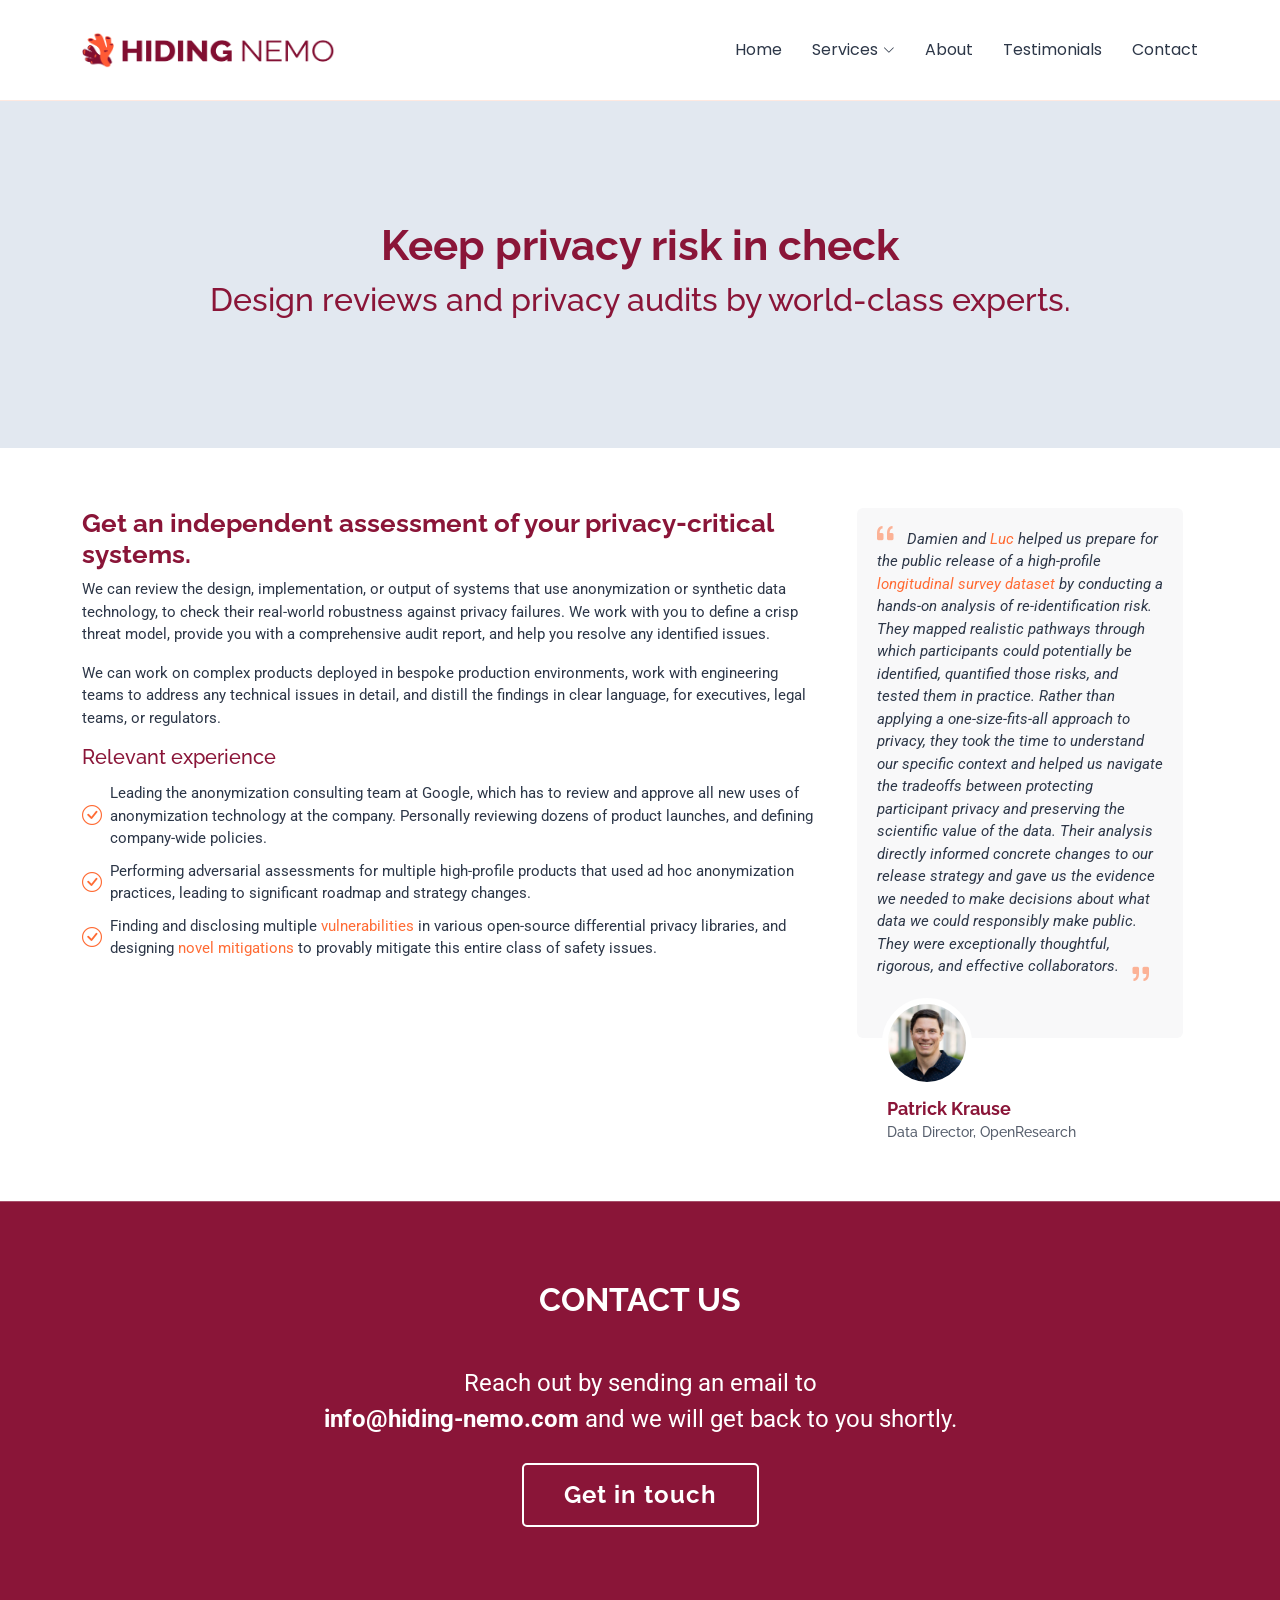
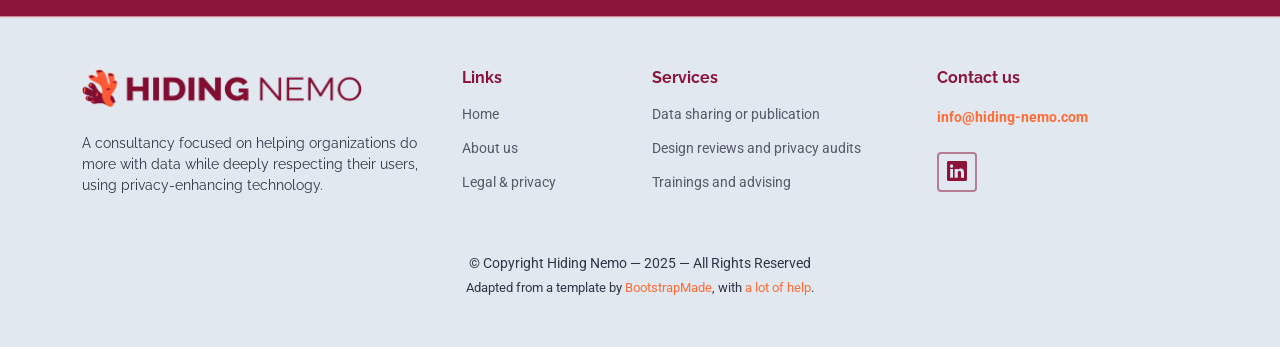
<file: auditing.html>
<!DOCTYPE html>
<html lang="en">

<head>
  <meta charset="utf-8">
  <meta content="width=device-width, initial-scale=1.0" name="viewport">
  <title>Design reviews and privacy audits - Hiding Nemo</title>
  <meta name="description" content="">
  <meta name="keywords" content="">

  <!-- Favicons -->
  <link rel="icon" type="image/png" href="/favicon-96x96.png" sizes="96x96" />
  <link rel="icon" type="image/svg+xml" href="/favicon.svg" />
  <link rel="shortcut icon" href="/favicon.ico" />
  <link rel="apple-touch-icon" sizes="180x180" href="/apple-touch-icon.png" />
  <meta name="apple-mobile-web-app-title" content="Hiding Nemo" />
  <link rel="manifest" href="/site.webmanifest" />

  <!-- Fonts -->
  <link href="https://fonts.googleapis.com" rel="preconnect">
  <link href="https://fonts.gstatic.com" rel="preconnect" crossorigin>
  <link href="https://fonts.googleapis.com/css2?family=Roboto:ital,wght@0,100;0,300;0,400;0,500;0,700;0,900;1,100;1,300;1,400;1,500;1,700;1,900&family=Poppins:ital,wght@0,100;0,200;0,300;0,400;0,500;0,600;0,700;0,800;0,900;1,100;1,200;1,300;1,400;1,500;1,600;1,700;1,800;1,900&family=Raleway:ital,wght@0,100;0,200;0,300;0,400;0,500;0,600;0,700;0,800;0,900;1,100;1,200;1,300;1,400;1,500;1,600;1,700;1,800;1,900&display=swap" rel="stylesheet">

  <!-- Vendor CSS Files -->
  <link href="assets/vendor/bootstrap/css/bootstrap.min.css" rel="stylesheet">
  <link href="assets/vendor/bootstrap-icons/bootstrap-icons.css" rel="stylesheet">
  <link href="assets/vendor/aos/aos.css" rel="stylesheet">
  <link href="assets/vendor/glightbox/css/glightbox.min.css" rel="stylesheet">
  <link href="assets/vendor/swiper/swiper-bundle.min.css" rel="stylesheet">

  <!-- Main CSS File -->
  <link href="assets/css/main.css" rel="stylesheet">
</head>

<body class="service-details-page">

  <header id="header" class="header d-flex align-items-center sticky-top">
    <div class="container-fluid container-xl position-relative d-flex align-items-center">

      <a href="index.html" class="logo d-flex align-items-center me-auto">
        <img src="assets/img/logo-typo.webp" alt="Hiding Nemo logo and company name">
      </a>

      <nav id="navmenu" class="navmenu">
        <ul>
          <li><a href="index.html">Home<br></a></li>
          <li class="dropdown"><a href="index.html#services" class="active"><span>Services</span> <i class="bi bi-chevron-down toggle-dropdown"></i></a>
            <ul>
              <li><a href="building.html">Data sharing or publication</a></li>
              <li><a href="#main">Design reviews and privacy audits</a></li>
              <li><a href="advising.html">Trainings and advising</a></li>
            </ul>
          </li>
          <li><a href="index.html#about">About</a></li>
          <li><a href="index.html#testimonials">Testimonials</a></li>
          <li><a href="index.html#contact">Contact</a></li>
        </ul>
        <i class="mobile-nav-toggle d-xl-none bi bi-list"></i>
      </nav>

    </div>
  </header>

  <main class="main">

    <!-- Page Title -->
    <div class="page-title light-background">
      <div class="container">
        <h1>Keep privacy risk in check</h1>
        <h2>Design reviews and privacy audits by world-class experts.</h2>
      </div>
    </div><!-- End Page Title -->

    <!-- Service Details Section -->
    <section id="service-details" class="service-details section">

      <div class="container">

        <div class="row gy-4">

          <div class="col-lg-8" data-aos="fade-up" data-aos-delay="200">
            <!-- TODO picture
            <img src="assets/img/services.jpg" alt="" class="img-fluid services-img">
            -->
            <h3>Get an independent assessment of your privacy-critical systems.</h3>
            <p>We can review the design, implementation, or output of systems
            that use anonymization or synthetic data technology, to check
            their real-world robustness against privacy failures. We work with
            you to define a crisp threat model, provide you with a comprehensive
            audit report, and help you resolve any identified issues.</p>
            <p>We can work on complex products deployed in bespoke production
            environments, work with engineering teams to address any technical
            issues in detail, and distill the findings in clear language, for
            executives, legal teams, or regulators.</p>

            <h5>Relevant experience</h5>
            <ul>
              <li><i class="bi bi-check-circle"></i> <span>
                Leading the anonymization consulting team at Google, which has
                to review and approve all new uses of anonymization technology
                at the company. Personally reviewing dozens of product launches,
                and defining company-wide policies.
                </span></li>
              <li><i class="bi bi-check-circle"></i> <span>
                Performing adversarial assessments for multiple high-profile
                products that used ad hoc anonymization practices, leading to
                significant roadmap and strategy changes.
                </span></li>
              <li><i class="bi bi-check-circle"></i> <span>
                Finding and disclosing multiple
                <a href="https://www.tmlt.io/resources/tiny-bits-matter-precision-based-attacks-on-differential-privacy">vulnerabilities</a>
                in various open-source differential privacy libraries, and
                designing
                <a href="https://arxiv.org/abs/2207.13793">novel mitigations</a>
                to provably mitigate this entire class of safety issues. 
                </span></li>
            </ul>
          </div>

          <div class="testimonials col-lg-4" data-aos="fade-up" data-aos-delay="100">
            <div class="testimonial-item">
              <p>
                <i class="bi bi-quote quote-icon-left"></i>
              <span>Damien and <a href="https://rocher.lc/">Luc</a> helped us
                prepare for the public release of a high-profile
                <a href="https://data.openresearchlab.org/">longitudinal survey dataset</a>
                by conducting a hands-on analysis of re-identification risk.
                They mapped realistic pathways through which participants could
                potentially be identified, quantified those risks, and tested
                them in practice. Rather than applying a one-size-fits-all
                approach to privacy, they took the time to understand our
                specific context and helped us navigate the tradeoffs between
                protecting participant privacy and preserving the scientific
                value of the data. Their analysis directly informed concrete
                changes to our release strategy and gave us the evidence we
                needed to make decisions about what data we could responsibly
                make public. They were exceptionally thoughtful, rigorous, and
                effective collaborators. 
                  </span><i class="bi bi-quote quote-icon-right"></i>
              </p>
              <img src="assets/img/testimonials/patrick.jpeg" class="testimonial-img" alt="">
              <h3>Patrick Krause</h3>
              <h4>Data Director, OpenResearch</h4>
            </div>
          </div>

        </div>

      </div>

    </section><!-- /Service Details Section -->

    <!-- Call To Action Section -->
    <section id="contact" class="call-to-action section dark-background">

      <div class="container">
        <div class="row justify-content-center" data-aos="zoom-out" data-aos-delay="100">
          <div class="col-xl-10">
            <div class="section-title">
              <h2>Contact us</h2>
            </div>
            <div class="text-center">
              <p>Reach out by sending an email to
              <script>
                let user = "info";
                let domain = "hiding-nemo.com";
                document.write(
                  '<b><a href="mailto:' + user + '@' + domain + '">'
                  + '<span class="nowrap">'
                  + user + '@' + domain 
                  + '</span>'
                  + '</a></b>');
              </script>
              and we will get back to you shortly.</p>
              <script>
                document.write('<a class="cta-btn" href="mailto:' + user + '@' + domain + '">Get in touch</a>');
              </script>
            </div>
          </div>
        </div>
      </div>

    </section><!-- /Call To Action Section -->

  </main>

  <footer id="footer" class="footer light-background">

    <div class="container footer-top">
      <div class="row gy-4">
        <div class="col-lg-4 col-md-12 footer-about">
          <a href="index.html" class="logo d-flex align-items-center">
            <img src="assets/img/logo-typo.webp" alt="Hiding Nemo logo and company name">
          </a>
          <p>A consultancy focused on helping organizations do more with data
          while deeply respecting their users, using privacy-enhancing
          technology.</p>
        </div>

        <div class="col-lg-2 col-3 footer-links">
          <h4>Links</h4>
          <ul>
            <li><a href="index.html">Home</a></li>
            <li><a href="index.html#about">About us</a></li>
            <li><a href="legal.html">Legal &amp; privacy</a></li>
          </ul>
        </div>

        <div class="col-lg-3 col-5 footer-links">
          <h4>Services</h4>
          <ul>
            <li><a href="building.html">Data sharing or publication</a></li>
            <li><a href="auditing.html">Design reviews and privacy audits</a></li>
            <li><a href="advising.html">Trainings and advising</a></li>
          </ul>
        </div>

        <div class="col-lg-3 col-4 footer-contact text-center text-md-start">
          <h4>Contact us</h4>
          <p><span>
          <script>
            let before = "info";
            let after = "hiding-nemo.com";
            document.write('<b><a href="mailto:' + before + '@' + after + '">' + before+ '@' + after + '</a></b>');
          </script>
          </span></p>
          <div class="social-links d-flex mt-4">
            <a href="https://www.linkedin.com/company/hiding-nemo"><i class="bi bi-linkedin"></i></a>
          </div>
        </div>

      </div>
    </div>

    <div class="container copyright text-center mt-4">
      <p>© <span>Copyright Hiding Nemo — 2025 — All Rights Reserved</span></p>
      <div class="credits">
        <!-- All the links in the footer should remain intact. -->
        <!-- You can delete the links only if you've purchased the pro version. -->
        <!-- Licensing information: https://bootstrapmade.com/license/ -->
        Adapted from a template by <a href="https://bootstrapmade.com/">BootstrapMade</a>,
        with <a href="legal.html">a lot of help</a>.
      </div>
    </div>

  </footer>

  <!-- Scroll Top -->
  <a href="#" id="scroll-top" class="scroll-top d-flex align-items-center justify-content-center"><i class="bi bi-arrow-up-short"></i></a>

  <!-- Preloader -->
  <div id="preloader"></div>

  <!-- Vendor JS Files -->
  <script src="assets/vendor/bootstrap/js/bootstrap.bundle.min.js"></script>
  <script src="assets/vendor/php-email-form/validate.js"></script>
  <script src="assets/vendor/aos/aos.js"></script>
  <script src="assets/vendor/purecounter/purecounter_vanilla.js"></script>
  <script src="assets/vendor/glightbox/js/glightbox.min.js"></script>
  <script src="assets/vendor/swiper/swiper-bundle.min.js"></script>
  <script src="assets/vendor/imagesloaded/imagesloaded.pkgd.min.js"></script>
  <script src="assets/vendor/isotope-layout/isotope.pkgd.min.js"></script>

  <!-- Main JS File -->
  <script src="assets/js/main.js"></script>

</body>

</html>
</file>
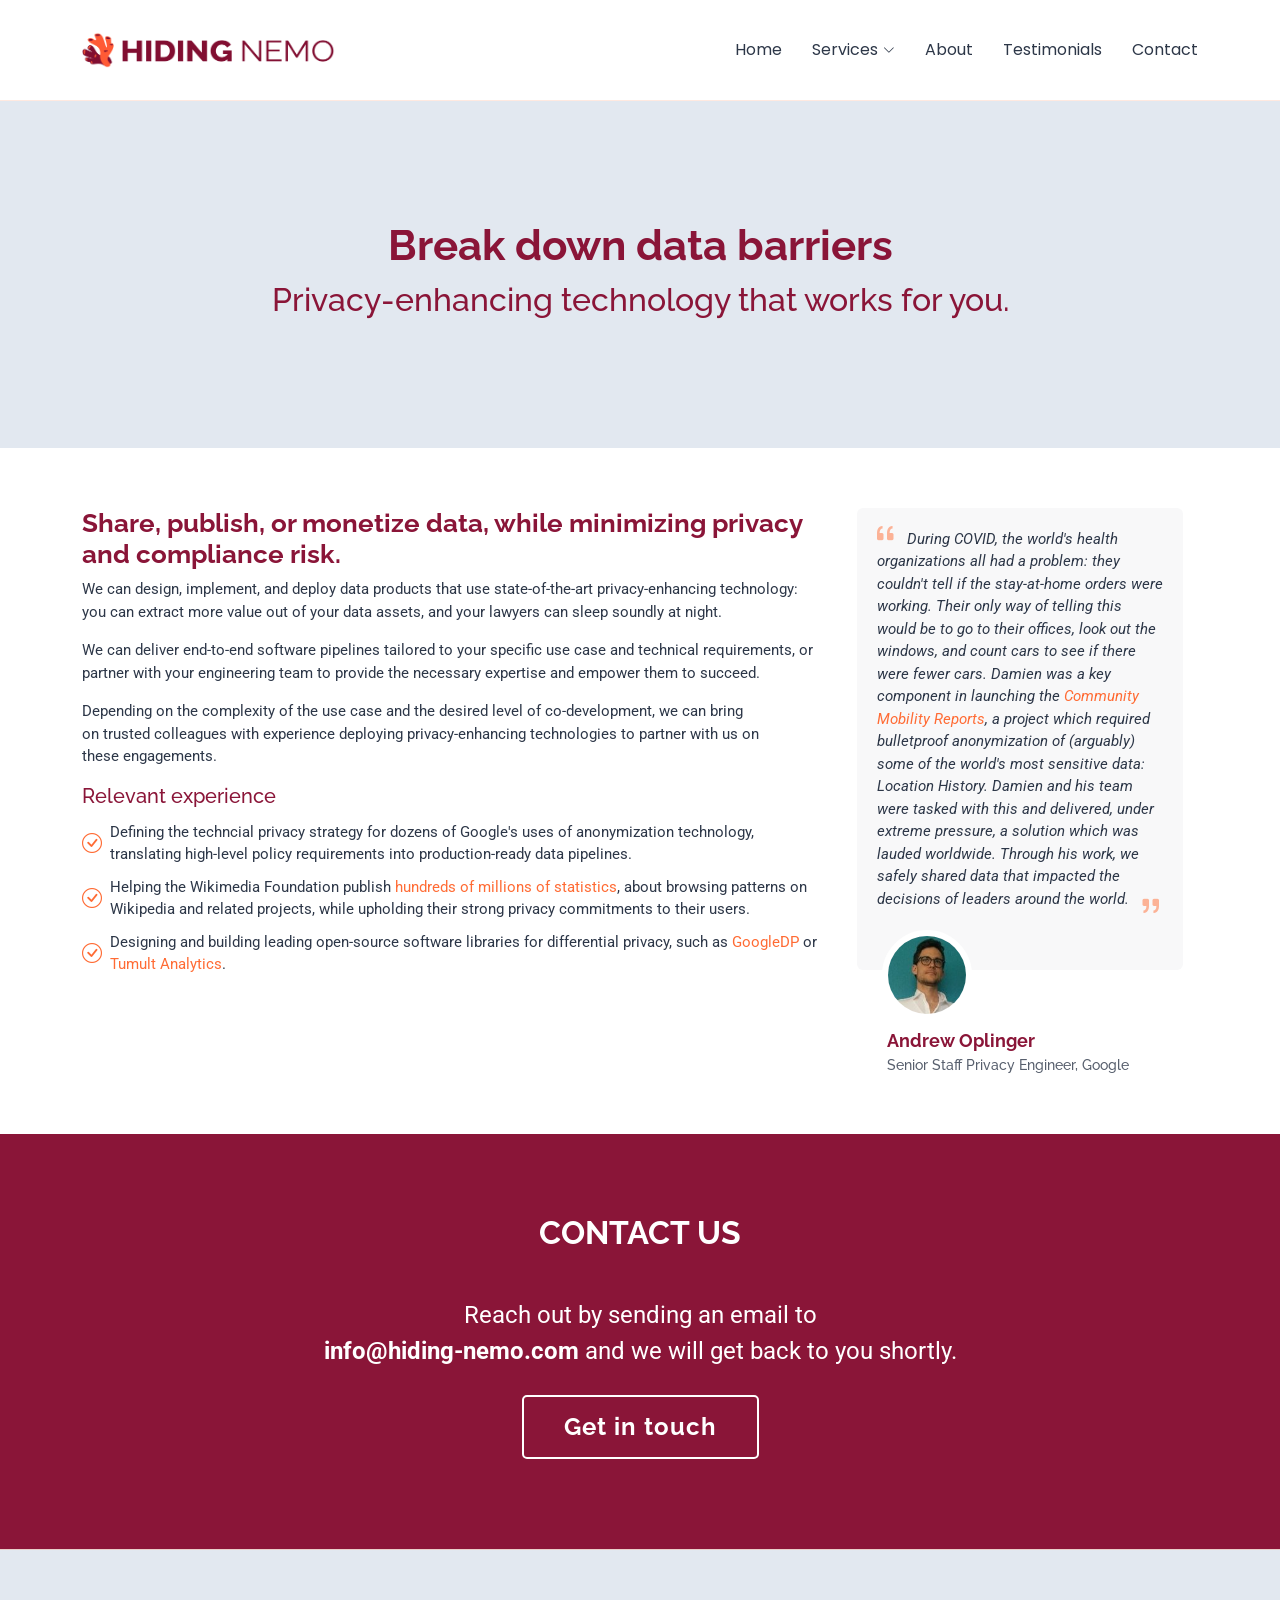
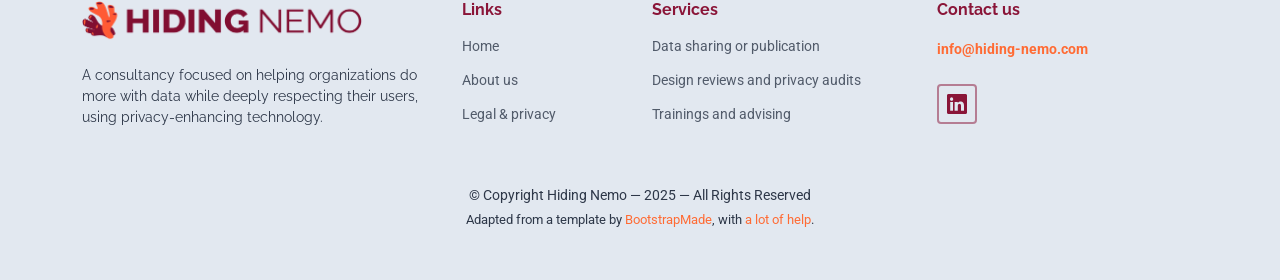
<file: building.html>
<!DOCTYPE html>
<html lang="en">

<head>
  <meta charset="utf-8">
  <meta content="width=device-width, initial-scale=1.0" name="viewport">
  <title>Data sharing or publication - Hiding Nemo</title>
  <meta name="description" content="">
  <meta name="keywords" content="">

  <!-- Favicons -->
  <link rel="icon" type="image/png" href="/favicon-96x96.png" sizes="96x96" />
  <link rel="icon" type="image/svg+xml" href="/favicon.svg" />
  <link rel="shortcut icon" href="/favicon.ico" />
  <link rel="apple-touch-icon" sizes="180x180" href="/apple-touch-icon.png" />
  <meta name="apple-mobile-web-app-title" content="Hiding Nemo" />
  <link rel="manifest" href="/site.webmanifest" />

  <!-- Fonts -->
  <link href="https://fonts.googleapis.com" rel="preconnect">
  <link href="https://fonts.gstatic.com" rel="preconnect" crossorigin>
  <link href="https://fonts.googleapis.com/css2?family=Roboto:ital,wght@0,100;0,300;0,400;0,500;0,700;0,900;1,100;1,300;1,400;1,500;1,700;1,900&family=Poppins:ital,wght@0,100;0,200;0,300;0,400;0,500;0,600;0,700;0,800;0,900;1,100;1,200;1,300;1,400;1,500;1,600;1,700;1,800;1,900&family=Raleway:ital,wght@0,100;0,200;0,300;0,400;0,500;0,600;0,700;0,800;0,900;1,100;1,200;1,300;1,400;1,500;1,600;1,700;1,800;1,900&display=swap" rel="stylesheet">

  <!-- Vendor CSS Files -->
  <link href="assets/vendor/bootstrap/css/bootstrap.min.css" rel="stylesheet">
  <link href="assets/vendor/bootstrap-icons/bootstrap-icons.css" rel="stylesheet">
  <link href="assets/vendor/aos/aos.css" rel="stylesheet">
  <link href="assets/vendor/glightbox/css/glightbox.min.css" rel="stylesheet">
  <link href="assets/vendor/swiper/swiper-bundle.min.css" rel="stylesheet">

  <!-- Main CSS File -->
  <link href="assets/css/main.css" rel="stylesheet">
</head>

<body class="service-details-page">

  <header id="header" class="header d-flex align-items-center sticky-top">
    <div class="container-fluid container-xl position-relative d-flex align-items-center">

      <a href="index.html" class="logo d-flex align-items-center me-auto">
        <img src="assets/img/logo-typo.webp" alt="Hiding Nemo logo and company name">
      </a>

      <nav id="navmenu" class="navmenu">
        <ul>
          <li><a href="index.html">Home<br></a></li>
          <li class="dropdown"><a href="index.html#services" class="active"><span>Services</span> <i class="bi bi-chevron-down toggle-dropdown"></i></a>
            <ul>
              <li><a href="#main">Data sharing or publication</a></li>
              <li><a href="auditing.html">Design reviews and privacy audits</a></li>
              <li><a href="advising.html">Trainings and advising</a></li>
            </ul>
          </li>
          <li><a href="index.html#about">About</a></li>
          <li><a href="index.html#testimonials">Testimonials</a></li>
          <li><a href="index.html#contact">Contact</a></li>
        </ul>
        <i class="mobile-nav-toggle d-xl-none bi bi-list"></i>
      </nav>

    </div>
  </header>

  <main class="main">

    <!-- Page Title -->
    <div class="page-title light-background">
      <div class="container">
        <h1>Break down data barriers</h1>
        <h2>Privacy-enhancing technology that works for you.</h2>
      </div>
    </div><!-- End Page Title -->

    <!-- Service Details Section -->
    <section id="service-details" class="service-details section">

      <div class="container">

        <div class="row gy-4">

          <div class="col-lg-8" data-aos="fade-up" data-aos-delay="200">
            <!-- TODO picture
            <img src="assets/img/services.jpg" alt="" class="img-fluid services-img">
            -->
            <h3>Share, publish, or monetize data, while minimizing privacy and compliance risk.</h3>
            <p>We can design, implement, and deploy data products that use
            state-of-the-art privacy-enhancing technology: you can extract more
            value out of your data assets, and your lawyers can sleep soundly at
            night.</p>
            <p>We can deliver end-to-end software pipelines tailored to your
            specific use case and technical requirements, or partner with your
            engineering team to provide the necessary expertise and empower them
            to succeed.</p>
            <p>Depending on the complexity of the use case and the desired level
            of co-development, we can bring on trusted colleagues with
            experience deploying privacy-enhancing technologies to partner with
            us on these engagements.</p>

            <h5>Relevant experience</h5>
            <ul>
              <li><i class="bi bi-check-circle"></i> <span>
                Defining the techncial privacy strategy for dozens of Google's
                uses of anonymization technology, translating high-level policy
                requirements into production-ready data pipelines.
                </span></li>
              <li><i class="bi bi-check-circle"></i> <span>
                Helping the Wikimedia Foundation publish
                <a href="https://diff.wikimedia.org/2023/06/21/new-dataset-uncovers-wikipedia-browsing-habits-while-protecting-users/">hundreds of millions of statistics</a>,
                about browsing patterns on Wikipedia and related projects, while
                upholding their strong privacy commitments to their users.
                </span></li>
              <li><i class="bi bi-check-circle"></i> <span>
                Designing and building leading open-source software libraries
                for differential privacy, such as
                <a href="https://github.com/google/differential-privacy">GoogleDP</a> or
                <a href="https://gitlab.com/tumult-labs/analytics">Tumult Analytics</a>.
                </span></li>
            </ul>
          </div>

          <div class="testimonials col-lg-4" data-aos="fade-up" data-aos-delay="100">
            <div class="testimonial-item">
              <p>
                <i class="bi bi-quote quote-icon-left"></i>
                <span>During COVID, the world's health organizations all had a
                  problem: they couldn't tell if the stay-at-home orders were
                  working. Their only way of telling this would be to go to
                  their offices, look out the windows, and count cars to see if
                  there were fewer cars. Damien was a key component in launching
                  the <a href="https://www.google.com/covid19/mobility/">Community Mobility Reports</a>,
                  a project which required bulletproof anonymization of
                  (arguably) some of the world's most sensitive data: Location
                  History. Damien and his team were tasked with this and
                  delivered, under extreme pressure, a solution which was
                  lauded worldwide. Through his work, we safely shared data
                  that impacted the decisions of leaders around the
                  world.</span>
                <i class="bi bi-quote quote-icon-right"></i>
              </p>
              <img src="assets/img/testimonials/andrew.jpeg" class="testimonial-img" alt="">
              <h3>Andrew Oplinger</h3>
              <h4>Senior Staff Privacy Engineer, Google</h4>
            </div>

          </div>
        </div>

      </div>

    </section><!-- /Service Details Section -->

    <!-- Call To Action Section -->
    <section id="contact" class="call-to-action section dark-background">

      <div class="container">
        <div class="row justify-content-center" data-aos="zoom-out" data-aos-delay="100">
          <div class="col-xl-10">
            <div class="section-title">
              <h2>Contact us</h2>
            </div>
            <div class="text-center">
              <p>Reach out by sending an email to
              <script>
                let user = "info";
                let domain = "hiding-nemo.com";
                document.write(
                  '<b><a href="mailto:' + user + '@' + domain + '">'
                  + '<span class="nowrap">'
                  + user + '@' + domain 
                  + '</span>'
                  + '</a></b>');
              </script>
              and we will get back to you shortly.</p>
              <script>
                document.write('<a class="cta-btn" href="mailto:' + user + '@' + domain + '">Get in touch</a>');
              </script>
            </div>
          </div>
        </div>
      </div>

    </section><!-- /Call To Action Section -->

  </main>

  <footer id="footer" class="footer light-background">

    <div class="container footer-top">
      <div class="row gy-4">
        <div class="col-lg-4 col-md-12 footer-about">
          <a href="index.html" class="logo d-flex align-items-center">
            <img src="assets/img/logo-typo.webp" alt="Hiding Nemo logo and company name">
          </a>
          <p>A consultancy focused on helping organizations do more with data
          while deeply respecting their users, using privacy-enhancing
          technology.</p>
        </div>

        <div class="col-lg-2 col-3 footer-links">
          <h4>Links</h4>
          <ul>
            <li><a href="index.html">Home</a></li>
            <li><a href="index.html#about">About us</a></li>
            <li><a href="legal.html">Legal &amp; privacy</a></li>
          </ul>
        </div>

        <div class="col-lg-3 col-5 footer-links">
          <h4>Services</h4>
          <ul>
            <li><a href="building.html">Data sharing or publication</a></li>
            <li><a href="auditing.html">Design reviews and privacy audits</a></li>
            <li><a href="advising.html">Trainings and advising</a></li>
          </ul>
        </div>

        <div class="col-lg-3 col-4 footer-contact text-center text-md-start">
          <h4>Contact us</h4>
          <p><span>
          <script>
            let before = "info";
            let after = "hiding-nemo.com";
            document.write('<b><a href="mailto:' + before + '@' + after + '">' + before+ '@' + after + '</a></b>');
          </script>
          </span></p>
          <div class="social-links d-flex mt-4">
            <a href="https://www.linkedin.com/company/hiding-nemo"><i class="bi bi-linkedin"></i></a>
          </div>
        </div>

      </div>
    </div>

    <div class="container copyright text-center mt-4">
      <p>© <span>Copyright Hiding Nemo — 2025 — All Rights Reserved</span></p>
      <div class="credits">
        <!-- All the links in the footer should remain intact. -->
        <!-- You can delete the links only if you've purchased the pro version. -->
        <!-- Licensing information: https://bootstrapmade.com/license/ -->
        Adapted from a template by <a href="https://bootstrapmade.com/">BootstrapMade</a>,
        with <a href="legal.html">a lot of help</a>.
      </div>
    </div>

  </footer>

  <!-- Scroll Top -->
  <a href="#" id="scroll-top" class="scroll-top d-flex align-items-center justify-content-center"><i class="bi bi-arrow-up-short"></i></a>

  <!-- Preloader -->
  <div id="preloader"></div>

  <!-- Vendor JS Files -->
  <script src="assets/vendor/bootstrap/js/bootstrap.bundle.min.js"></script>
  <script src="assets/vendor/php-email-form/validate.js"></script>
  <script src="assets/vendor/aos/aos.js"></script>
  <script src="assets/vendor/purecounter/purecounter_vanilla.js"></script>
  <script src="assets/vendor/glightbox/js/glightbox.min.js"></script>
  <script src="assets/vendor/swiper/swiper-bundle.min.js"></script>
  <script src="assets/vendor/imagesloaded/imagesloaded.pkgd.min.js"></script>
  <script src="assets/vendor/isotope-layout/isotope.pkgd.min.js"></script>

  <!-- Main JS File -->
  <script src="assets/js/main.js"></script>

</body>

</html>
</file>
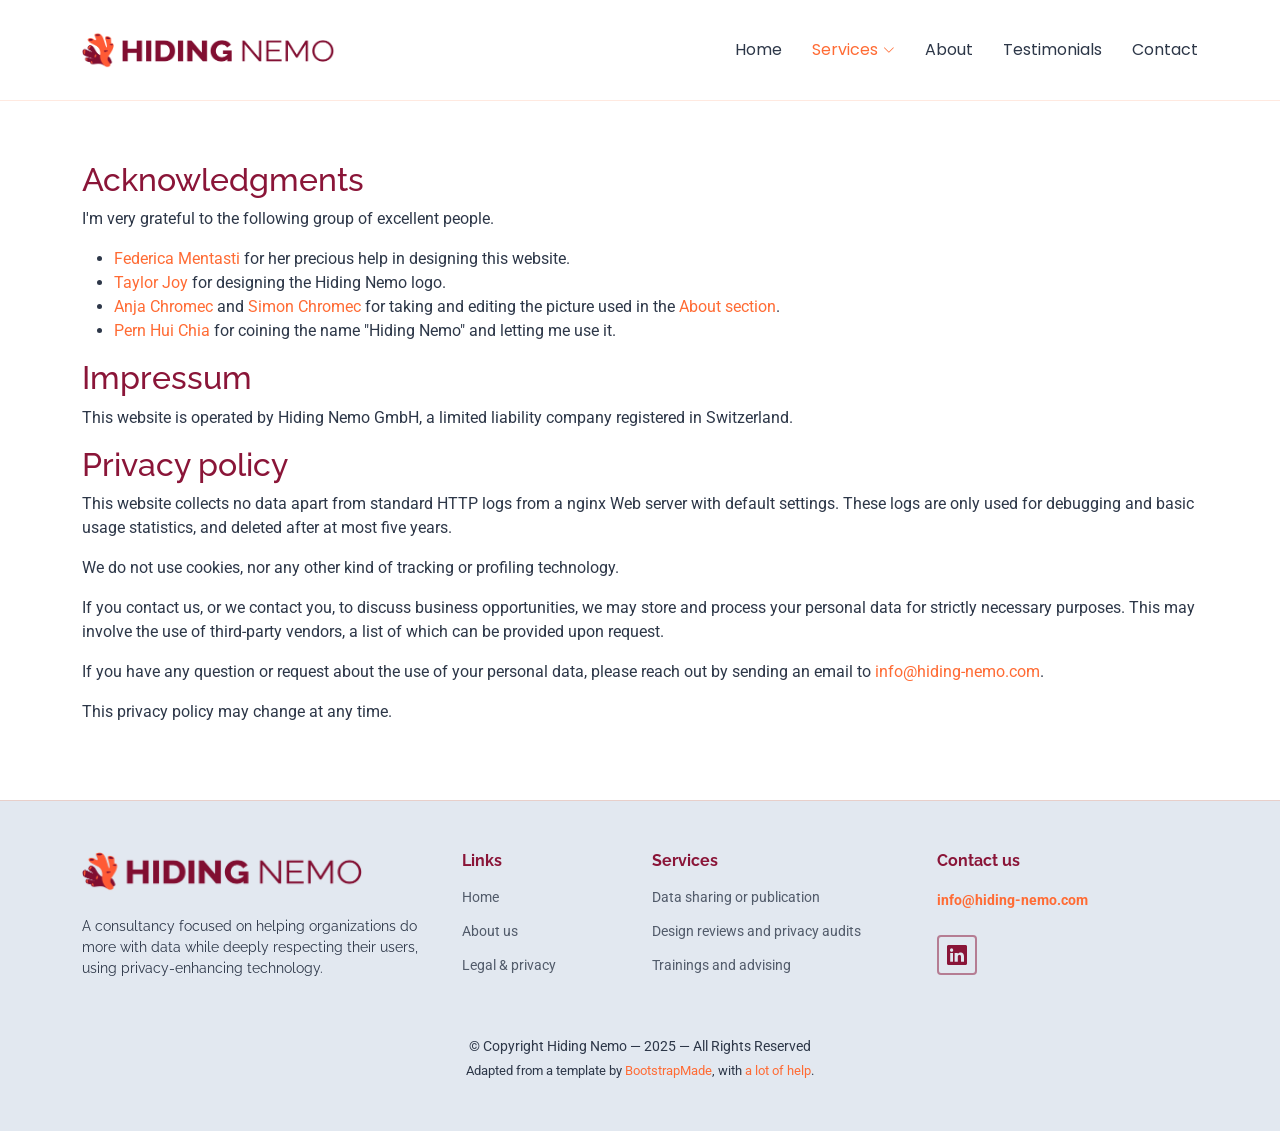
<file: legal.html>
<!DOCTYPE html>
<html lang="en">

<head>
  <meta charset="utf-8">
  <meta content="width=device-width, initial-scale=1.0" name="viewport">
  <title>Legal information - Hiding Nemo</title>
  <meta name="description" content="">
  <meta name="keywords" content="">

  <!-- Favicons -->
  <link rel="icon" type="image/png" href="/favicon-96x96.png" sizes="96x96" />
  <link rel="icon" type="image/svg+xml" href="/favicon.svg" />
  <link rel="shortcut icon" href="/favicon.ico" />
  <link rel="apple-touch-icon" sizes="180x180" href="/apple-touch-icon.png" />
  <meta name="apple-mobile-web-app-title" content="Hiding Nemo" />
  <link rel="manifest" href="/site.webmanifest" />

  <!-- Fonts -->
  <link href="https://fonts.googleapis.com" rel="preconnect">
  <link href="https://fonts.gstatic.com" rel="preconnect" crossorigin>
  <link href="https://fonts.googleapis.com/css2?family=Roboto:ital,wght@0,100;0,300;0,400;0,500;0,700;0,900;1,100;1,300;1,400;1,500;1,700;1,900&family=Poppins:ital,wght@0,100;0,200;0,300;0,400;0,500;0,600;0,700;0,800;0,900;1,100;1,200;1,300;1,400;1,500;1,600;1,700;1,800;1,900&family=Raleway:ital,wght@0,100;0,200;0,300;0,400;0,500;0,600;0,700;0,800;0,900;1,100;1,200;1,300;1,400;1,500;1,600;1,700;1,800;1,900&display=swap" rel="stylesheet">

  <!-- Vendor CSS Files -->
  <link href="assets/vendor/bootstrap/css/bootstrap.min.css" rel="stylesheet">
  <link href="assets/vendor/bootstrap-icons/bootstrap-icons.css" rel="stylesheet">
  <link href="assets/vendor/aos/aos.css" rel="stylesheet">
  <link href="assets/vendor/glightbox/css/glightbox.min.css" rel="stylesheet">
  <link href="assets/vendor/swiper/swiper-bundle.min.css" rel="stylesheet">

  <!-- Main CSS File -->
  <link href="assets/css/main.css" rel="stylesheet">
</head>

<body class="service-details-page">

  <header id="header" class="header d-flex align-items-center sticky-top">
    <div class="container-fluid container-xl position-relative d-flex align-items-center">

      <a href="index.html" class="logo d-flex align-items-center me-auto">
        <img src="assets/img/logo-typo.webp" alt="Hiding Nemo logo and company name">
      </a>

      <nav id="navmenu" class="navmenu">
        <ul>
          <li><a href="index.html">Home<br></a></li>
          <li class="dropdown"><a href="index.html#services" class="active"><span>Services</span> <i class="bi bi-chevron-down toggle-dropdown"></i></a>
            <ul>
              <li><a href="building.html">Data sharing or publication</a></li>
              <li><a href="auditing.html">Design reviews and privacy audits</a></li>
              <li><a href="#main">Trainings and public speaking</a></li>
            </ul>
          </li>
          <li><a href="index.html#about">About</a></li>
          <li><a href="index.html#testimonials">Testimonials</a></li>
          <li><a href="index.html#contact">Contact</a></li>
        </ul>
        <i class="mobile-nav-toggle d-xl-none bi bi-list"></i>
      </nav>

    </div>
  </header>

  <main class="main">

    <section id="starter-section" class="starter-section section">
      <div class="container" data-aos="fade-up">

        <h2>Acknowledgments</h2>

        <p>I'm very grateful to the following group of excellent people.
          <ul>
            <li> <a href="https://www.linkedin.com/in/federicamentasti/">Federica Mentasti</a>
            for her precious help in designing this website. </li>
            <li> <a href="https://invisiblecity.online/">Taylor Joy</a> for
              designing the Hiding Nemo logo. </li>
            <li> <a href="https://www.linkedin.com/in/anja-chromec-7390355/">Anja Chromec</a>
            and <a href="https://www.linkedin.com/in/simon-chromec/">Simon Chromec</a>
            for taking and editing the picture used in the
            <a href="index.html#about">About section</a>. </li>
            <li> <a href="https://www.linkedin.com/in/pern-hui-chia/">Pern Hui Chia</a>
            for coining the name "Hiding Nemo" and letting me use it. </li>
          </ul>
        </p>

        <h2>Impressum</h2>

        <p>This website is operated by Hiding Nemo GmbH, a limited liability company
        registered in Switzerland.</p>

        <h2>Privacy policy</h2>

        <p>This website collects no data apart from standard HTTP logs from a nginx
        Web server with default settings. These logs are only used for debugging and
        basic usage statistics, and deleted after at most five years.</p>
        <p>We do not use cookies, nor any other kind of tracking or profiling
        technology.</p>

        <p>If you contact us, or we contact you, to discuss business opportunities,
        we may store and process your personal data for strictly necessary
        purposes. This may involve the use of third-party vendors, a list of which
        can be provided upon request.</p>

        <p>If you have any question or request about the use of your personal data,
        please reach out by sending an email to
          <script>
            let user = "info";
            let domain = "hiding-nemo.com";
            document.write('<a href="mailto:' + user + '@' + domain + '">' + user + '@' + domain + '</a>');
          </script>.</p>

        <p>This privacy policy may change at any time.</p>

      </div>
    </section><!-- /Starter Section Section -->

  </main>

  <footer id="footer" class="footer light-background">

    <div class="container footer-top">
      <div class="row gy-4">
        <div class="col-lg-4 col-md-12 footer-about">
          <a href="index.html" class="logo d-flex align-items-center">
            <img src="assets/img/logo-typo.webp" alt="Hiding Nemo logo and company name">
          </a>
          <p>A consultancy focused on helping organizations do more with data
          while deeply respecting their users, using privacy-enhancing
          technology.</p>
        </div>

        <div class="col-lg-2 col-3 footer-links">
          <h4>Links</h4>
          <ul>
            <li><a href="index.html">Home</a></li>
            <li><a href="index.html#about">About us</a></li>
            <li><a href="legal.html">Legal &amp; privacy</a></li>
          </ul>
        </div>

        <div class="col-lg-3 col-5 footer-links">
          <h4>Services</h4>
          <ul>
            <li><a href="building.html">Data sharing or publication</a></li>
            <li><a href="auditing.html">Design reviews and privacy audits</a></li>
            <li><a href="advising.html">Trainings and advising</a></li>
          </ul>
        </div>

        <div class="col-lg-3 col-4 footer-contact text-center text-md-start">
          <h4>Contact us</h4>
          <p><span>
          <script>
            let before = "info";
            let after = "hiding-nemo.com";
            document.write('<b><a href="mailto:' + before + '@' + after + '">' + before+ '@' + after + '</a></b>');
          </script>
          </span></p>
          <div class="social-links d-flex mt-4">
            <a href="https://www.linkedin.com/company/hiding-nemo"><i class="bi bi-linkedin"></i></a>
          </div>
        </div>

      </div>
    </div>

    <div class="container copyright text-center mt-4">
      <p>© <span>Copyright Hiding Nemo — 2025 — All Rights Reserved</span></p>
      <div class="credits">
        <!-- All the links in the footer should remain intact. -->
        <!-- You can delete the links only if you've purchased the pro version. -->
        <!-- Licensing information: https://bootstrapmade.com/license/ -->
        Adapted from a template by <a href="https://bootstrapmade.com/">BootstrapMade</a>,
        with <a href="legal.html">a lot of help</a>.
      </div>
    </div>

  </footer>

  <!-- Scroll Top -->
  <a href="#" id="scroll-top" class="scroll-top d-flex align-items-center justify-content-center"><i class="bi bi-arrow-up-short"></i></a>

  <!-- Preloader -->
  <div id="preloader"></div>

  <!-- Vendor JS Files -->
  <script src="assets/vendor/bootstrap/js/bootstrap.bundle.min.js"></script>
  <script src="assets/vendor/php-email-form/validate.js"></script>
  <script src="assets/vendor/aos/aos.js"></script>
  <script src="assets/vendor/purecounter/purecounter_vanilla.js"></script>
  <script src="assets/vendor/glightbox/js/glightbox.min.js"></script>
  <script src="assets/vendor/swiper/swiper-bundle.min.js"></script>
  <script src="assets/vendor/imagesloaded/imagesloaded.pkgd.min.js"></script>
  <script src="assets/vendor/isotope-layout/isotope.pkgd.min.js"></script>

  <!-- Main JS File -->
  <script src="assets/js/main.js"></script>

</body>

</html>
</file>
<file: assets/css/main.css>
/**
* Template Name: OnePage
* Template URL: https://bootstrapmade.com/onepage-multipurpose-bootstrap-template/
* Updated: Aug 07 2024 with Bootstrap v5.3.3
* Author: BootstrapMade.com
* License: https://bootstrapmade.com/license/
*/

/*--------------------------------------------------------------
# Font & Color Variables
# Help: https://bootstrapmade.com/color-system/
--------------------------------------------------------------*/
/* Fonts */
:root {
  --default-font: "Roboto",  system-ui, -apple-system, "Segoe UI", Roboto, "Helvetica Neue", Arial, "Noto Sans", "Liberation Sans", sans-serif, "Apple Color Emoji", "Segoe UI Emoji", "Segoe UI Symbol", "Noto Color Emoji";
  --heading-font: "Raleway",  sans-serif;
  --nav-font: "Poppins",  sans-serif;
}

/* Global Colors - The following color variables are used throughout the website. Updating them here will change the color scheme of the entire website */
:root { 
  --background-color: #ffffff; /* White. Background color for the entire website, including individual sections */
  --default-color: #2D3748; /* Charcoal. Default color used for the majority of the text content across the entire website */
  --heading-color: #8A1538; /* Dark red. Color for headings, subheadings and title throughout the website */
  --accent-color: #FF6B34; /* Orange. Accent color that represents your brand on the website. It's used for buttons, links, and other elements that need to stand out */
  --surface-color: #ffffff; /* White. The surface color is used as a background of boxed elements within sections, such as cards, icon boxes, or other elements that require a visual separation from the global background. */
  --contrast-color: #ffffff; /* White. Contrast color for text, ensuring readability against backgrounds of accent, heading, or default colors. */
}

/* Nav Menu Colors - The following color variables are used specifically for the navigation menu. They are separate from the global colors to allow for more customization options */
:root {
  --nav-color: var(--default-color);  /* The default color of the main navmenu links */
  --nav-hover-color: var(--accent-color); /* Applied to main navmenu links when they are hovered over or active */
  --nav-mobile-background-color: var(--background-color); /* Used as the background color for mobile navigation menu */
  --nav-dropdown-background-color: var(--background-color); /* Used as the background color for dropdown items that appear when hovering over primary navigation items */
  --nav-dropdown-color: var(--nav-color); /* Used for navigation links of the dropdown items in the navigation menu. */
  --nav-dropdown-hover-color: var(--nav-hover-color); /* Similar to --nav-hover-color, this color is applied to dropdown navigation links when they are hovered over. */
}

/* Color Presets - These classes override global colors when applied to any section or element, providing reuse of the sam color scheme. */

.light-background {
  --background-color: #E2E8F0;
  --surface-color: #ffffff;
}

.dark-background {
  --background-color: #8A1538;
  --default-color: #ffffff;
  --heading-color: #ffffff;
  --surface-color: #8A1538;
  --contrast-color: #ffffff;
}

/* Smooth scroll */
:root {
  scroll-behavior: smooth;
}

/*--------------------------------------------------------------
# General Styling & Shared Classes
--------------------------------------------------------------*/
body {
  color: var(--default-color);
  background-color: var(--background-color);
  font-family: var(--default-font);
}

a {
  color: var(--accent-color);
  text-decoration: none;
  transition: 0.3s;
}

a:hover {
  color: color-mix(in srgb, var(--accent-color), transparent 25%);
  text-decoration: none;
}

h1,
h2,
h3,
h4,
h5,
h6 {
  color: var(--heading-color);
  font-family: var(--heading-font);
}

p {
  text-wrap: pretty;
}

/*--------------------------------------------------------------
# Global Header
--------------------------------------------------------------*/
.header {
  color: var(--default-color);
  background-color: var(--background-color);
  padding: 20px 0;
  transition: all 0.5s;
  z-index: 997;
  border-bottom: 1px solid color-mix(in srgb, var(--accent-color), transparent 85%);
}

.header .logo {
  line-height: 1;
}

.header .logo img {
  max-height: 36px;
  margin-right: 8px;
}

.header .logo h1 {
  font-size: 30px;
  margin: 0;
  font-weight: 300;
  color: var(--heading-color);
}

.header .btn-getstarted,
.header .btn-getstarted:focus {
  color: var(--contrast-color);
  background: var(--accent-color);
  font-size: 14px;
  padding: 8px 25px;
  margin: 0 0 0 30px;
  border-radius: 4px;
  transition: 0.3s;
}

.header .btn-getstarted:hover,
.header .btn-getstarted:focus:hover {
  color: var(--contrast-color);
  background: color-mix(in srgb, var(--accent-color), transparent 15%);
}

@media (max-width: 1200px) {
  .header .logo {
    order: 1;
  }

  .header .btn-getstarted {
    order: 2;
    margin: 0 15px 0 0;
    padding: 6px 15px;
  }

  .header .navmenu {
    order: 3;
  }
}

.scrolled .header {
  border-color: var(--contrast-color);
  box-shadow: 0px 0 18px rgba(0, 0, 0, 0.1);
}

/*--------------------------------------------------------------
# Navigation Menu
--------------------------------------------------------------*/
/* Navmenu - Desktop */
@media (min-width: 1200px) {
  .navmenu {
    padding: 0;
  }

  .navmenu ul {
    margin: 0;
    padding: 0;
    display: flex;
    list-style: none;
    align-items: center;
  }

  .navmenu li {
    position: relative;
  }

  .navmenu a,
  .navmenu a:focus {
    color: var(--nav-color);
    padding: 18px 15px;
    font-size: 16px;
    font-family: var(--nav-font);
    font-weight: 400;
    display: flex;
    align-items: center;
    justify-content: space-between;
    white-space: nowrap;
    transition: 0.3s;
  }

  .navmenu a i,
  .navmenu a:focus i {
    font-size: 12px;
    line-height: 0;
    margin-left: 5px;
    transition: 0.3s;
  }

  .navmenu li:last-child a {
    padding-right: 0;
  }

  .navmenu li:hover>a,
  .navmenu .active,
  .navmenu .active:focus {
    color: var(--nav-hover-color);
  }

  .navmenu .dropdown ul {
    margin: 0;
    padding: 10px 0;
    background: var(--nav-dropdown-background-color);
    display: block;
    position: absolute;
    visibility: hidden;
    left: 14px;
    top: 130%;
    opacity: 0;
    transition: 0.3s;
    border-radius: 4px;
    z-index: 99;
    box-shadow: 0px 0px 30px rgba(0, 0, 0, 0.1);
  }

  .navmenu .dropdown ul li {
    min-width: 200px;
  }

  .navmenu .dropdown ul a {
    padding: 10px 20px;
    font-size: 15px;
    text-transform: none;
    color: var(--nav-dropdown-color);
  }

  .navmenu .dropdown ul a i {
    font-size: 12px;
  }

  .navmenu .dropdown ul a:hover,
  .navmenu .dropdown ul .active,
  .navmenu .dropdown ul li:hover>a {
    color: var(--nav-dropdown-hover-color);
  }

  .navmenu .dropdown:hover>ul {
    opacity: 1;
    top: 100%;
    visibility: visible;
  }

  .navmenu .dropdown .dropdown ul {
    top: 0;
    left: -90%;
    visibility: hidden;
  }

  .navmenu .dropdown .dropdown:hover>ul {
    opacity: 1;
    top: 0;
    left: -100%;
    visibility: visible;
  }
}

/* Navmenu - Mobile */
@media (max-width: 1199px) {
  .mobile-nav-toggle {
    color: var(--nav-color);
    font-size: 28px;
    line-height: 0;
    margin-right: 10px;
    cursor: pointer;
    transition: color 0.3s;
  }

  .navmenu {
    padding: 0;
    z-index: 9997;
  }

  .navmenu ul {
    display: none;
    list-style: none;
    position: absolute;
    inset: 60px 20px 20px 20px;
    padding: 10px 0;
    margin: 0;
    border-radius: 6px;
    background-color: var(--nav-mobile-background-color);
    overflow-y: auto;
    transition: 0.3s;
    z-index: 9998;
    box-shadow: 0px 0px 30px rgba(0, 0, 0, 0.1);
  }

  .navmenu a,
  .navmenu a:focus {
    color: var(--nav-dropdown-color);
    padding: 10px 20px;
    font-family: var(--nav-font);
    font-size: 17px;
    font-weight: 500;
    display: flex;
    align-items: center;
    justify-content: space-between;
    white-space: nowrap;
    transition: 0.3s;
  }

  .navmenu a i,
  .navmenu a:focus i {
    font-size: 12px;
    line-height: 0;
    margin-left: 5px;
    width: 30px;
    height: 30px;
    display: flex;
    align-items: center;
    justify-content: center;
    border-radius: 50%;
    transition: 0.3s;
    background-color: color-mix(in srgb, var(--accent-color), transparent 90%);
  }

  .navmenu a i:hover,
  .navmenu a:focus i:hover {
    background-color: var(--accent-color);
    color: var(--contrast-color);
  }

  .navmenu a:hover,
  .navmenu .active,
  .navmenu .active:focus {
    color: var(--nav-dropdown-hover-color);
  }

  .navmenu .active i,
  .navmenu .active:focus i {
    background-color: var(--accent-color);
    color: var(--contrast-color);
    transform: rotate(180deg);
  }

  .navmenu .dropdown ul {
    position: static;
    display: none;
    z-index: 99;
    padding: 10px 0;
    margin: 10px 20px;
    background-color: var(--nav-dropdown-background-color);
    border: 1px solid color-mix(in srgb, var(--default-color), transparent 90%);
    box-shadow: none;
    transition: all 0.5s ease-in-out;
  }

  .navmenu .dropdown ul ul {
    background-color: rgba(33, 37, 41, 0.1);
  }

  .navmenu .dropdown>.dropdown-active {
    display: block;
    background-color: rgba(33, 37, 41, 0.03);
  }

  .mobile-nav-active {
    overflow: hidden;
  }

  .mobile-nav-active .mobile-nav-toggle {
    color: #fff;
    position: absolute;
    font-size: 32px;
    top: 15px;
    right: 15px;
    margin-right: 0;
    z-index: 9999;
  }

  .mobile-nav-active .navmenu {
    position: fixed;
    overflow: hidden;
    inset: 0;
    background: rgba(33, 37, 41, 0.8);
    transition: 0.3s;
  }

  .mobile-nav-active .navmenu>ul {
    display: block;
  }
}

/*--------------------------------------------------------------
# Global Footer
--------------------------------------------------------------*/
.footer {
  color: var(--default-color);
  background-color: var(--background-color);
  border-top: 1px solid color-mix(in srgb, var(--accent-color), transparent 80%);
  font-size: 14px;
  padding-bottom: 50px;
  position: relative;
}

.footer .footer-top {
  padding-top: 50px;
}

.footer .footer-about .logo {
  line-height: 1;
  margin-bottom: 25px;
}

.footer .footer-about .logo img {
  max-height: 40px;
  margin-right: 6px;
}

.footer .footer-about .logo span {
  color: var(--heading-color);
  font-size: 30px;
  font-weight: 700;
  letter-spacing: 1px;
  font-family: var(--heading-font);
}

.footer .footer-about p {
  font-size: 14px;
  font-family: var(--heading-font);
}

.footer .social-links a {
  display: flex;
  align-items: center;
  justify-content: center;
  width: 40px;
  height: 40px;
  border-radius: 4px;
  border: 2px solid color-mix(in srgb, var(--heading-color), transparent 50%);
  font-size: 20px;
  color: var(--heading-color);
  margin-right: 10px;
  transition: 0.3s;
}

.footer .social-links a:hover {
  background-color: var(--heading-color);
  color: var(--contrast-color);
  border-color: var(--heading-color);
}

.footer h4 {
  font-size: 16px;
  font-weight: bold;
  position: relative;
  padding-bottom: 12px;
}

.footer .footer-links {
  margin-bottom: 30px;
}

.footer .footer-links ul {
  list-style: none;
  padding: 0;
  margin: 0;
}

.footer .footer-links ul i {
  padding-right: 2px;
  font-size: 12px;
  line-height: 0;
}

.footer .footer-links ul li {
  padding: 10px 0;
  display: flex;
  align-items: center;
}

.footer .footer-links ul li:first-child {
  padding-top: 0;
}

.footer .footer-links ul a {
  color: color-mix(in srgb, var(--default-color), transparent 20%);
  display: inline-block;
  line-height: 1;
}

.footer .footer-links ul a:hover {
  color: var(--accent-color);
}

.footer .footer-contact p {
  margin-bottom: 5px;
}

/*
.footer .copyright {
  padding-top: 25px;
  padding-bottom: 25px;
  background-color: var(--accent-color);
  color: var(--contrast-color);
}
*/

.footer .copyright p {
  margin-bottom: 0;
}

.footer .credits {
  margin-top: 4px;
  font-size: 13px;
}

/*
.footer .credits a {
  color: color-mix(in srgb, var(--contrast-color), transparent 30%);
}
*/

/*--------------------------------------------------------------
# Preloader
--------------------------------------------------------------*/
#preloader {
  position: fixed;
  inset: 0;
  z-index: 999999;
  overflow: hidden;
  background: var(--background-color);
  transition: all 0.6s ease-out;
}

#preloader:before {
  content: "";
  position: fixed;
  top: calc(50% - 30px);
  left: calc(50% - 30px);
  border: 6px solid #ffffff;
  border-color: var(--accent-color) transparent var(--accent-color) transparent;
  border-radius: 50%;
  width: 60px;
  height: 60px;
  animation: animate-preloader 1.5s linear infinite;
}

@keyframes animate-preloader {
  0% {
    transform: rotate(0deg);
  }

  100% {
    transform: rotate(360deg);
  }
}

/*--------------------------------------------------------------
# Scroll Top Button
--------------------------------------------------------------*/
.scroll-top {
  position: fixed;
  visibility: hidden;
  opacity: 0;
  right: 15px;
  bottom: 15px;
  z-index: 99999;
  background-color: var(--accent-color);
  width: 40px;
  height: 40px;
  border-radius: 4px;
  transition: all 0.4s;
}

.scroll-top i {
  font-size: 24px;
  color: var(--contrast-color);
  line-height: 0;
}

.scroll-top:hover {
  background-color: color-mix(in srgb, var(--accent-color), transparent 20%);
  color: var(--contrast-color);
}

.scroll-top.active {
  visibility: visible;
  opacity: 1;
}

/*--------------------------------------------------------------
# Disable aos animation delay on mobile devices
--------------------------------------------------------------*/
@media screen and (max-width: 767px) {
  [data-aos-delay] {
    transition-delay: 0 !important;
  }
}

/*--------------------------------------------------------------
# Global Page Titles & Breadcrumbs
--------------------------------------------------------------*/
.page-title {
  color: var(--default-color);
  background-color: var(--background-color);
  padding: 120px 0;
  text-align: center;
  position: relative;
}

.page-title h1 {
  font-size: 42px;
  font-weight: 700;
  margin-bottom: 10px;
}

.page-title .breadcrumbs ol {
  display: flex;
  flex-wrap: wrap;
  list-style: none;
  justify-content: center;
  padding: 0;
  margin: 0;
  font-size: 16px;
  font-weight: 400;
}

.page-title .breadcrumbs ol a {
  color: color-mix(in srgb, var(--default-color), transparent 20%);
}

.page-title .breadcrumbs ol li+li {
  padding-left: 10px;
}

.page-title .breadcrumbs ol li+li::before {
  content: "/";
  display: inline-block;
  padding-right: 10px;
  color: color-mix(in srgb, var(--default-color), transparent 70%);
}

/*--------------------------------------------------------------
# Global Sections
--------------------------------------------------------------*/
section,
.section {
  color: var(--default-color);
  background-color: var(--background-color);
  padding: 60px 0;
  scroll-margin-top: 100px;
  overflow: clip;
}

@media (max-width: 1199px) {

  section,
  .section {
    scroll-margin-top: 76px;
  }
}

/*--------------------------------------------------------------
# Global Section Titles
--------------------------------------------------------------*/
.section-title {
  text-align: center;
  padding-bottom: 30px;
  position: relative;
}

.section-title h2 {
  font-size: 32px;
  font-weight: 700;
  margin-bottom: 15px;
  text-transform: uppercase;
}

.section-title p {
  margin-bottom: 0;
}

/*--------------------------------------------------------------
# Hero Section
--------------------------------------------------------------*/
.hero {
  width: 100%;
  min-height: calc(100vh - 300px);
  position: relative;
  display: flex;
  align-items: center;
  justify-content: center;
  padding: 120px 0 60px 0;
  overflow: hidden;
  /*
  background: color-mix(in srgb, var(--nav-color), transparent 80%);
  background-image: url("../img/cartographer.png");
  */
}

.hero:before {
  content: "";
  background: radial-gradient(ellipse at 50% 50%, rgba(255, 255, 255, 0.8) 0%, rgba(255, 255, 255, 0.7) 35%, rgba(255, 255, 255, 0.2) 100%);
  position: absolute;
  inset: 0;
  z-index: 2;
}

.hero img {
  position: absolute;
  inset: 0;
  display: block;
  width: 100%;
  height: 100%;
  object-fit: cover;
  z-index: 1;
}

.hero .container {
  position: relative;
  z-index: 3;
}

.hero h2 {
  margin: 0;
  font-size: 56px;
  font-weight: 700;
  line-height: 72px;
  text-wrap: balance;
}

.hero p {
  margin: 40px 0;
  font-size: 24px;
  color: var(--default-color);
  text-wrap: balance;
}

.hero h3 {
  font-weight: 600;
  font-size: 32px;
  color: var(--accent-color);
  cursor: pointer;
}

@media (max-width: 991px) {
  .hero h2 {
    font-size: 40px;
    line-height: 52px;
  }

  .hero p {
    font-size: 21px;
  }

  .hero h3 {
    font-size: 28px;
  }
}

@media (max-width: 767px) {
  .hero h2 {
    font-size: 32px;
    line-height: 42px;
  }

  .hero p {
    font-size: 18px;
  }

  .hero h3 {
    font-size: 24px;
  }
}


.hero .btn-get-started {
  color: var(--contrast-color);
  background: var(--accent-color);
  font-weight: 600;
  font-size: 16px;
  letter-spacing: 0.5px;
  display: inline-block;
  padding: 14px 50px;
  border-radius: 5px;
  transition: 0.5s;
  margin-top: 30px;
}

.hero .btn-get-started:hover {
  background: color-mix(in srgb, var(--accent-color), transparent 15%);
}

.hero .icon-box {
  background-color: var(--surface-color);
  padding: 50px 30px;
  position: relative;
  overflow: hidden;
  box-shadow: 0 0 29px 0 rgba(0, 0, 0, 0.1);
  transition: all 0.3s ease-in-out;
  border-radius: 8px;
  z-index: 1;
  height: 100%;
  width: 100%;
}

.hero .icon-box .title {
  font-weight: 700;
  margin-bottom: 15px;
  font-size: 18px;
}

.hero .icon-box .title a {
  color: var(--heading-color);
  transition: 0.3s;
}

.hero .icon-box .description {
  font-size: 15px;
  margin-bottom: 0;
  color: color-mix(in srgb, var(--default-color), transparent 40%);
}

.hero .icon-box .icon {
  margin-bottom: 20px;
  padding-top: 10px;
  display: inline-block;
  transition: all 0.3s ease-in-out;
  font-size: 36px;
  line-height: 1;
  color: var(--accent-color);
}

@media (min-width: 640px) {
  .hero .icon-box:hover {
    transform: scale(1.08);
  }

  .hero .icon-box:hover .title a {
    color: var(--accent-color);
  }
}

/*--------------------------------------------------------------
# About Section
--------------------------------------------------------------*/
.about ul {
  list-style: none;
  padding: 0;
}

.about ul li {
  padding-bottom: 5px;
  display: flex;
  align-items: center;
}

.about ul i {
  font-size: 20px;
  padding-right: 4px;
  color: var(--accent-color);
}

/*--------------------------------------------------------------
# Stats Section
--------------------------------------------------------------*/
.stats {
  padding: 30px 0;
}

.stats .stats-item {
  padding: 30px;
  width: 100%;
}

.stats .stats-item span {
  font-size: 48px;
  display: block;
  color: var(--accent-color);
  font-weight: 700;
}

.stats .stats-item p {
  color: color-mix(in srgb, var(--default-color), transparent 40%);
  padding: 0;
  margin: 0;
  font-family: var(--heading-font);
  font-size: 15px;
  font-weight: 600;
}

/*--------------------------------------------------------------
# About Alt Section
--------------------------------------------------------------*/
.about-alt .content h3 {
  font-size: 1.75rem;
  font-weight: 700;
}

.about-alt .content ul {
  list-style: none;
  padding: 0;
}

.about-alt .content ul li {
  padding: 10px 0 0 0;
  display: flex;
}

.about-alt .content ul i {
  color: var(--accent-color);
  margin-right: 0.5rem;
  line-height: 1.2;
  font-size: 1.25rem;
}

.about-alt .content p:last-child {
  margin-bottom: 0;
}

.headshot-container {
  position: relative;
  width: 100%;
  height: 100%;
}

.headshot-container::before {
  content: "";
  position: absolute;
  width: 100%;
  height: 100%;
  background-image: url("../img/headshot-50.jpg");
  background-repeat: no-repeat;
  background-size: cover;
  background-position: center;
}

/*--------------------------------------------------------------
# Clients Section
--------------------------------------------------------------*/
.clients {
  padding: 20px 0;
}

.clients .client-logo {
  display: flex;
  justify-content: center;
  align-items: center;
  overflow: hidden;
}

.clients .client-logo img {
  padding: 20px 40px;
  transition: 0.3s;
  opacity: 0.8;
  filter: grayscale(100);
}

.clients .client-logo img:hover {
  filter: none;
  opacity: 1;
  transform: scale(1.1);
}

@media (max-width: 640px) {
  .clients .client-logo img {
    padding: 20px;
  }
}

/*--------------------------------------------------------------
# Testimonials Section
--------------------------------------------------------------*/
.testimonials .testimonials-carousel,
.testimonials .testimonials-slider {
  overflow: hidden;
}

.testimonials .testimonial-item {
  box-sizing: content-box;
  min-height: 320px;
}

.testimonials .testimonial-item .testimonial-img {
  width: 90px;
  border-radius: 50%;
  margin: -40px 0 0 40px;
  position: relative;
  z-index: 2;
  border: 6px solid var(--background-color);
}

.testimonials .testimonial-item h3 {
  font-size: 18px;
  font-weight: bold;
  margin: 10px 0 5px 45px;
}

.testimonials .testimonial-item h4 {
  font-size: 14px;
  color: color-mix(in srgb, var(--default-color), transparent 20%);
  margin: 0 0 0 45px;
}

.testimonials .testimonial-item .quote-icon-left,
.testimonials .testimonial-item .quote-icon-right {
  color: color-mix(in srgb, var(--accent-color), transparent 50%);
  font-size: 26px;
  line-height: 0;
}

.testimonials .testimonial-item .quote-icon-left {
  display: inline-block;
  left: -5px;
  position: relative;
}

.testimonials .testimonial-item .quote-icon-right {
  display: inline-block;
  right: -5px;
  position: relative;
  top: 10px;
  transform: scale(-1, -1);
}

.testimonials .testimonial-item p {
  font-style: italic;
  margin: 0 15px 0 15px;
  padding: 20px 20px 60px 20px;
  background: color-mix(in srgb, var(--default-color), transparent 97%);
  position: relative;
  border-radius: 6px;
  position: relative;
  z-index: 1;
}

.testimonials .swiper-wrapper {
  height: auto;
}

.testimonials .swiper-pagination {
  margin-top: 20px;
  position: relative;
}

.testimonials .swiper-pagination .swiper-pagination-bullet {
  width: 12px;
  height: 12px;
  background-color: var(--background-color);
  opacity: 1;
  border: 1px solid var(--accent-color);
}

.testimonials .swiper-pagination .swiper-pagination-bullet-active {
  background-color: var(--accent-color);
}

/*--------------------------------------------------------------
# Services Section
--------------------------------------------------------------*/
.services .service-item {
  background-color: var(--surface-color);
  box-shadow: 0px 5px 90px 0px rgba(0, 0, 0, 0.1);
  height: 100%;
  padding: 60px 30px;
  text-align: center;
  transition: 0.3s;
  border-radius: 5px;
  display: inline-flex;
  flex-direction: column;
  justify-content: space-between;
  align-items: center;
}

.services .service-item .icon {
  margin: 0 auto;
  width: 100px;
  height: 100px;
  display: flex;
  align-items: center;
  justify-content: center;
  transition: ease-in-out 0.3s;
  position: relative;
}

.services .service-item .icon i {
  font-size: 36px;
  transition: 0.5s;
  position: relative;
}

.services .service-item .icon svg {
  position: absolute;
  top: 0;
  left: 0;
}

.services .service-item .icon svg path {
  transition: 0.5s;
  fill: color-mix(in srgb, var(--default-color), transparent 95%);
}

.services .service-item h3 {
  text-align: left;
  font-weight: 700;
  margin: 10px 0 15px 0;
  font-size: 24px;
}

.services .service-item p {
  text-align: left;
  line-height: 24px;
  font-size: 16px;
  margin-bottom: 0;
}

.services .service-item:hover {
  box-shadow: 0px 5px 35px 0px rgba(0, 0, 0, 0.1);
}

/* Read more buttons (originally in the About section) */
.services .service-item .read-more {
  background: var(--accent-color);
  color: var(--contrast-color);
  font-family: var(--heading-font);
  font-weight: 700;
  font-size: 16px;
  letter-spacing: 1px;
  padding: 10px 28px;
  border-radius: 5px;
  transition: 0.3s;
  display: inline-flex;
  align-items: center;
  justify-content: center;
  border: 2px solid var(--accent-color);
}

.services .service-item .read-more i {
  font-size: 18px;
  margin-left: 5px;
  line-height: 0;
  transition: 0.3s;
  color: var(--contrast-color);
}

.services .service-item .read-more:hover {
  background: var(--surface-color);
  border: 2px solid var(--accent-color);
  color: var(--accent-color);
}

.services .service-item .read-more:hover i {
  color: var(--accent-color);
  transform: translate(5px, 0);
}

.services .service-item i {
  color: var(--accent-color);
}

.services .service-item:hover .icon i {
  color: #fff;
}

.services .service-item:hover .icon path {
  fill: var(--accent-color);
}
/*--------------------------------------------------------------
# Call To Action Section
--------------------------------------------------------------*/
.call-to-action {
  padding: 80px 0;
  position: relative;
  clip-path: inset(0);
}

.call-to-action h3 {
  font-size: 28px;
  font-weight: 700;
  color: var(--default-color);
}

.call-to-action p {
  color: var(--default-color);
  font-size: 24px;
  text-wrap: balance;
}

.call-to-action a {
  color: var(--default-color);
}

.call-to-action a:hover {
  color: var(--accent-color);
}

.call-to-action .cta-btn {
  font-family: var(--heading-font);
  font-weight: 700;
  font-size: 24px;
  letter-spacing: 1px;
  display: inline-block;
  padding: 12px 40px;
  border-radius: 5px;
  transition: 0.5s;
  margin: 10px;
  border: 2px solid var(--contrast-color);
  color: var(--contrast-color);
}

.call-to-action .cta-btn:hover {
  background: var(--contrast-color);
  color: var(--surface-color);
  border: 2px solid var(--heading-color);
}

/*--------------------------------------------------------------
# Service Details Section
--------------------------------------------------------------*/
.service-details .services-list {
  background-color: var(--surface-color);
  padding: 10px 30px;
  border: 1px solid color-mix(in srgb, var(--default-color), transparent 90%);
  margin-bottom: 20px;
}

.service-details .services-list a {
  display: block;
  line-height: 1;
  padding: 8px 0 8px 15px;
  border-left: 3px solid color-mix(in srgb, var(--default-color), transparent 70%);
  margin: 20px 0;
  color: color-mix(in srgb, var(--default-color), transparent 20%);
  transition: 0.3s;
}

.service-details .services-list a.active {
  color: var(--heading-color);
  font-weight: 700;
  border-color: var(--accent-color);
}

.service-details .services-list a:hover {
  border-color: var(--accent-color);
}

.service-details .services-img {
  margin-bottom: 20px;
}

.service-details h3 {
  font-size: 26px;
  font-weight: 700;
}

.service-details h4 {
  font-size: 20px;
  font-weight: 700;
}

.service-details p {
  font-size: 15px;
}

.service-details ul {
  list-style: none;
  padding: 0;
  font-size: 15px;
}

.service-details ul li {
  padding: 5px 0;
  display: flex;
  align-items: center;
}

.service-details ul i {
  font-size: 20px;
  margin-right: 8px;
  color: var(--accent-color);
}

/*--------------------------------------------------------------
# Fixing stuff
--------------------------------------------------------------*/
/* Larger line height on the last line of the testimonials */
.bi-quote::before {
  line-height: unset;
}

/* Prevent bolding in service page testimonial job titles */
.testimonials .testimonial-item h4 {
  font-weight: 500;
}


#copy-success-icon {
  display: none;
}

.nowrap {
  white-space: nowrap;
}
</file>
